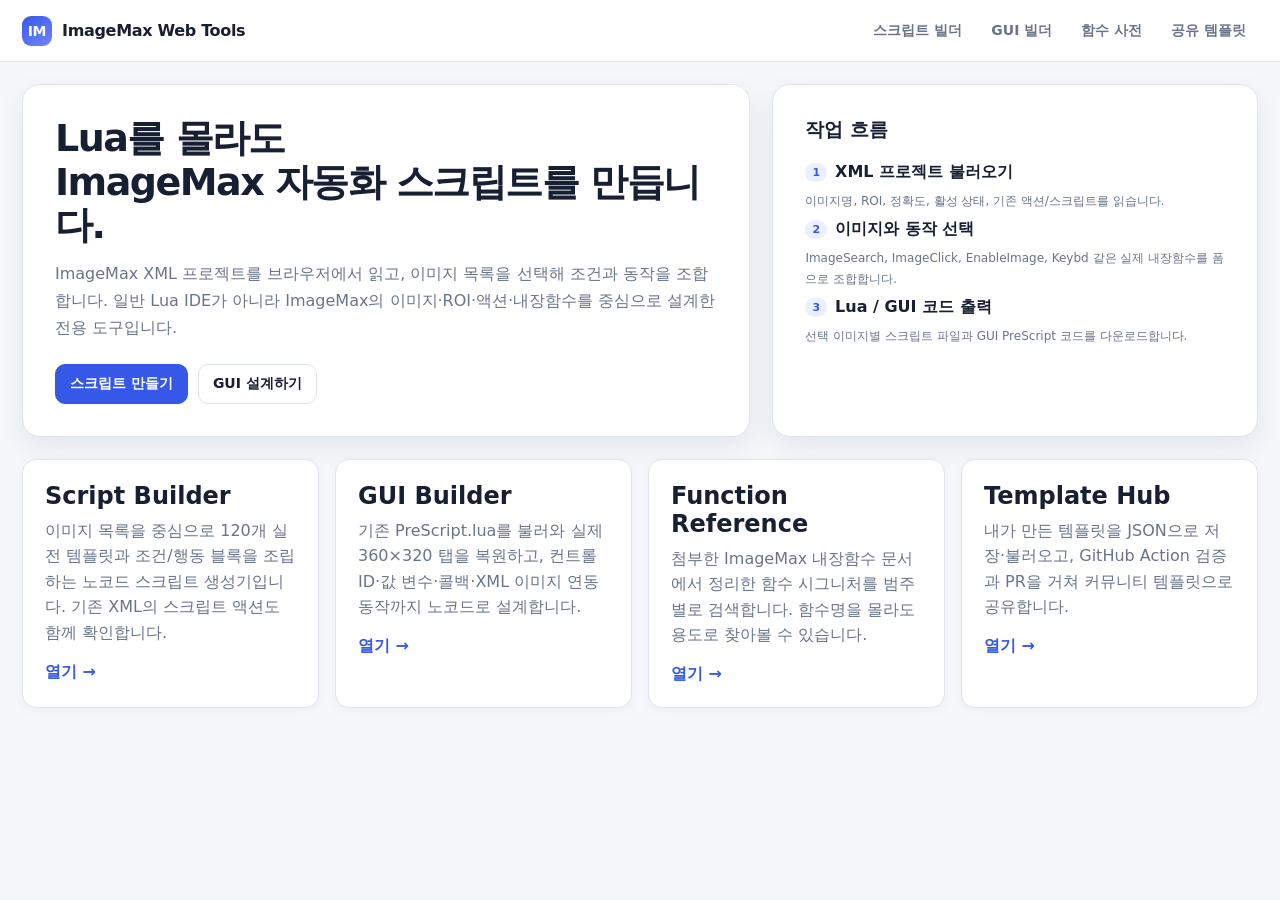
<file: index.html>
<!doctype html><html lang="ko"><head><meta charset="utf-8"><meta name="viewport" content="width=device-width,initial-scale=1"><title>ImageMax Web Tools</title><link rel="stylesheet" href="./assets/app.css"></head><body>
<header class="topbar"><a class="brand" href="./"><span class="brandmark">IM</span>ImageMax Web Tools</a><nav class="nav"><a href="./script/">스크립트 빌더</a><a href="./gui/">GUI 빌더</a><a href="./reference/">함수 사전</a><a href="./templates/">공유 템플릿</a></nav></header>
<main class="shell">
<section class="hero"><div class="hero-main"><h1>Lua를 몰라도<br>ImageMax 자동화 스크립트를 만듭니다.</h1><p>ImageMax XML 프로젝트를 브라우저에서 읽고, 이미지 목록을 선택해 조건과 동작을 조합합니다. 일반 Lua IDE가 아니라 ImageMax의 이미지·ROI·액션·내장함수를 중심으로 설계한 전용 도구입니다.</p><div class="hero-actions"><a class="btn primary" href="./script/">스크립트 만들기</a><a class="btn" href="./gui/">GUI 설계하기</a></div></div><div class="hero-side"><h3 style="margin-top:0">작업 흐름</h3><div class="stack"><div class="row"><span class="badge blue">1</span><b>XML 프로젝트 불러오기</b></div><p class="hint">이미지명, ROI, 정확도, 활성 상태, 기존 액션/스크립트를 읽습니다.</p><div class="row"><span class="badge blue">2</span><b>이미지와 동작 선택</b></div><p class="hint">ImageSearch, ImageClick, EnableImage, Keybd 같은 실제 내장함수를 폼으로 조합합니다.</p><div class="row"><span class="badge blue">3</span><b>Lua / GUI 코드 출력</b></div><p class="hint">선택 이미지별 스크립트 파일과 GUI PreScript 코드를 다운로드합니다.</p></div></div></section>
<section class="cards"><article class="card"><h2>Script Builder</h2><p>이미지 목록을 중심으로 120개 실전 템플릿과 조건/행동 블록을 조립하는 노코드 스크립트 생성기입니다. 기존 XML의 스크립트 액션도 함께 확인합니다.</p><a class="link" href="./script/">열기 →</a></article><article class="card"><h2>GUI Builder</h2><p>기존 PreScript.lua를 불러와 실제 360×320 탭을 복원하고, 컨트롤 ID·값 변수·콜백·XML 이미지 연동 동작까지 노코드로 설계합니다.</p><a class="link" href="./gui/">열기 →</a></article><article class="card"><h2>Function Reference</h2><p>첨부한 ImageMax 내장함수 문서에서 정리한 함수 시그니처를 범주별로 검색합니다. 함수명을 몰라도 용도로 찾아볼 수 있습니다.</p><a class="link" href="./reference/">열기 →</a></article><article class="card"><h2>Template Hub</h2><p>내가 만든 템플릿을 JSON으로 저장·불러오고, GitHub Action 검증과 PR을 거쳐 커뮤니티 템플릿으로 공유합니다.</p><a class="link" href="./templates/">열기 →</a></article></section>
</main><div id="toast" class="toast"></div></body></html>
</file>
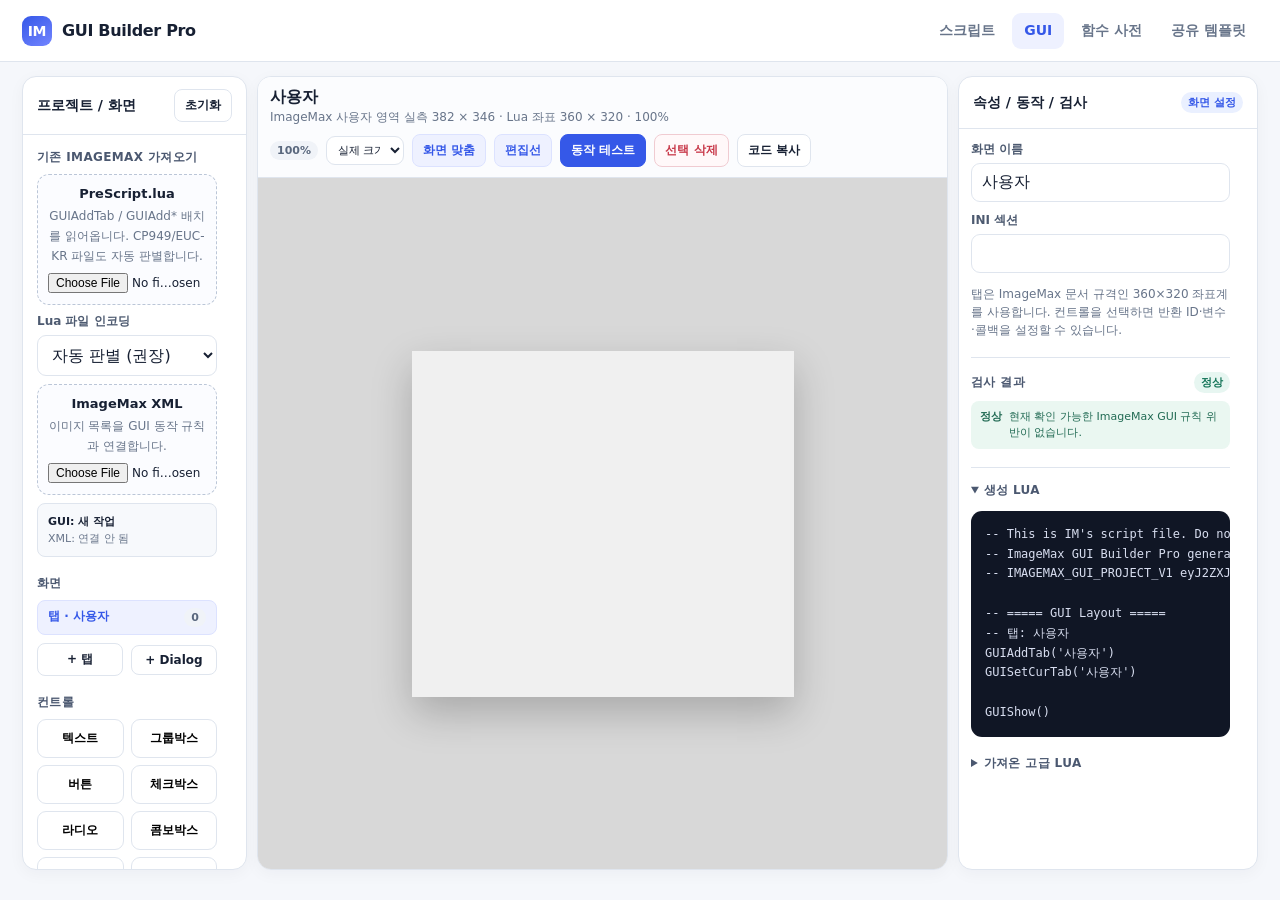
<file: gui/index.html>
<!doctype html>
<html lang="ko">
<head>
  <meta charset="utf-8">
  <meta name="viewport" content="width=device-width,initial-scale=1">
  <title>ImageMax GUI Builder Pro</title>
  <link rel="stylesheet" href="../assets/app.css?v=20260813-r5">
</head>
<body>
<header class="topbar">
  <a class="brand" href="../"><span class="brandmark">IM</span>GUI Builder Pro</a>
  <nav class="nav"><a href="../script/">스크립트</a><a class="active" href="./">GUI</a><a href="../reference/">함수 사전</a><a href="../templates/">공유 템플릿</a></nav>
</header>
<main class="shell" style="padding-top:14px">
  <div class="gui-grid gui-grid-pro">
    <aside class="panel">
      <div class="panel-head"><span class="panel-title">프로젝트 / 화면</span><button id="newGui" class="btn small">초기화</button></div>
      <div class="panel-body">
        <div class="section">
          <div class="section-label">기존 ImageMax 가져오기</div>
          <label class="dropzone compact"><strong>PreScript.lua</strong><span class="hint">GUIAddTab / GUIAdd* 배치를 읽어옵니다. CP949/EUC-KR 파일도 자동 판별합니다.</span><input id="importPreScript" type="file" accept=".lua,text/x-lua,text/plain"></label>
          <div class="field" style="margin:8px 0 0"><label>Lua 파일 인코딩</label><select id="preScriptEncoding" class="select"><option value="auto">자동 판별 (권장)</option><option value="euc-kr">CP949 / EUC-KR</option><option value="utf-8">UTF-8</option></select></div>
          <label class="dropzone compact" style="margin-top:8px"><strong>ImageMax XML</strong><span class="hint">이미지 목록을 GUI 동작 규칙과 연결합니다.</span><input id="importGuiXml" type="file" accept=".xml,text/xml"></label>
          <div id="importSummary" class="import-summary" style="margin-top:8px">새 프로젝트입니다.</div>
        </div>
        <div class="section">
          <div class="section-label">화면</div>
          <div id="viewList" class="stack"></div>
          <div class="row" style="margin-top:8px"><button id="addTab" class="btn small grow">+ 탭</button><button id="addDialog" class="btn small grow">+ Dialog</button></div>
        </div>
        <div class="section">
          <div class="section-label">컨트롤</div>
          <div class="palette">
            <button class="tool" data-type="text">텍스트</button><button class="tool" data-type="group">그룹박스</button>
            <button class="tool" data-type="button">버튼</button><button class="tool" data-type="check">체크박스</button>
            <button class="tool" data-type="radio">라디오</button><button class="tool" data-type="combo">콤보박스</button>
            <button class="tool" data-type="edit">에디트</button><button class="tool dialog-only" data-type="picture">Picture</button>
            <button class="tool dialog-only" data-type="link">Link</button>
          </div>
          <p class="hint">추가 후 캔버스에서 바로 이동합니다. 방향키 1px · Shift+방향키 5px 이동. Picture/Link는 Dialog 전용입니다.</p>
        </div>
        <div class="section">
          <div class="section-label">프로젝트</div>
          <div class="row wrap"><button id="saveGuiProject" class="btn small">프로젝트 저장</button><label class="btn small">프로젝트 열기<input id="loadGuiProject" type="file" accept=".json" hidden></label><button id="downloadGuiLua" class="btn primary small">PreScript.lua 저장</button></div>
        </div>
      </div>
    </aside>

    <section class="panel workspace">
      <div class="workbar">
        <div><b id="canvasTitle">사용자</b><div id="canvasMeta" class="hint">ImageMax GUI 좌표 360 × 320</div></div>
        <div class="row wrap"><span id="zoomBadge" class="badge">100%</span><select id="zoomSelect" class="select zoom-select" title="편집 화면 배율"><option value=".75">75%</option><option value="1" selected>실제 크기 100%</option><option value="1.25">125%</option><option value="1.5">150%</option><option value="2">200%</option></select><button id="fitCanvas" class="btn small soft">화면 맞춤</button><button id="toggleGrid" class="btn small soft">편집선</button><button id="toggleGuiTest" class="btn small primary" type="button">동작 테스트</button><button id="deleteControl" class="btn danger small" disabled>선택 삭제</button><button id="copyGuiLua" class="btn small">코드 복사</button></div>
      </div>
      <div id="canvasWrap" class="canvas-wrap imagemax-preview-wrap">
        <div id="runtimeStage" class="imagemax-stage">
          <div id="runtimeWindow" class="imagemax-window">
            <div class="imagemax-titlebar"><span class="imagemax-title"><i class="imagemax-app-icon"></i>ImageMax 2.67</span><span class="imagemax-window-actions"><i>−</i><i>□</i><i>×</i></span></div>
            <div id="runtimeTabs" class="runtime-tabs"></div>
            <div id="canvas" class="canvas-frame imagemax-runtime"></div>
            <div id="runtimeFooter" class="imagemax-footer" aria-hidden="true">
              <div class="imagemax-footer-row"><span>설정파일</span><span class="native-input">default</span><button>New</button><button>Open</button><button>Save</button><button>Sc</button><button class="arrow-button">↥</button></div>
              <div class="imagemax-footer-row"><button class="run-button">START</button><button>F7</button><button class="run-button">STOP</button><button>F8</button><button class="run-button">PAUSE</button><button>F9</button><button class="arrow-button">↥</button></div>
            </div>
          </div>
        </div>
      </div>
      <aside id="guiTestPanel" class="gui-test-panel" hidden>
        <div class="gui-test-head"><div><b>GUI 동작 테스트 로그</b><span>실제 ImageMax 호출 없이 값·콜백·노코드 규칙을 확인합니다.</span></div><button id="clearGuiTest" class="btn small" type="button">로그 지우기</button></div>
        <div id="guiTestLog" class="gui-test-log" role="log" aria-live="polite"></div>
      </aside>
    </section>

    <aside class="panel inspector-panel">
      <div class="panel-head"><span class="panel-title">속성 / 동작 / 검사</span><span id="selectedBadge" class="badge blue">화면 설정</span></div>
      <div class="panel-body">
        <div id="inspector" class="section"></div>
        <div id="behaviorSection" class="section"></div>
        <div class="divider"></div>
        <div class="section">
          <div class="row" style="justify-content:space-between"><div class="section-label" style="margin:0">검사 결과</div><span id="validationBadge" class="badge ok">정상</span></div>
          <div id="validationList" class="validation-list"></div>
        </div>
        <div class="divider"></div>
        <details class="section" open>
          <summary class="section-label clickable">생성 Lua</summary>
          <pre id="guiLuaPreview" class="code small code-tall"></pre>
        </details>
        <details id="advancedLuaWrap" class="section">
          <summary class="section-label clickable">가져온 고급 Lua</summary>
          <p class="hint">기존 PreScript에서 GUI 생성부 바깥의 함수/초기화 코드를 보존합니다. 이 영역은 자동 변환하지 않습니다.</p>
          <textarea id="advancedLua" class="textarea mono" rows="10"></textarea>
        </details>
      </div>
    </aside>
  </div>
</main>

<div class="modal-backdrop" id="viewModal"><div class="modal">
  <h3 id="viewModalTitle">화면 추가</h3>
  <div class="field"><label>이름</label><input id="viewName" class="input"></div>
  <div class="field"><label>INI 섹션 (선택)</label><input id="viewIni" class="input" placeholder="비워두면 탭 이름 사용"></div>
  <div id="dialogSizeFields" class="row" style="display:none"><div class="field grow"><label>Dialog 너비</label><input id="dialogW" type="number" class="input" value="300"></div><div class="field grow"><label>Dialog 높이</label><input id="dialogH" type="number" class="input" value="200"></div></div>
  <div class="row" style="justify-content:flex-end"><button id="cancelView" class="btn">취소</button><button id="confirmView" class="btn primary">추가</button></div>
</div></div>

<div class="modal-backdrop" id="behaviorModal"><div class="modal">
  <h3>GUI 동작 규칙 추가</h3>
  <div class="field"><label>조건</label><select id="behaviorCondition" class="select"><option value="always">항상 실행</option><option value="eq">현재 변수 == 값</option><option value="ne">현재 변수 != 값</option><option value="gt">현재 변수 &gt; 값</option><option value="ge">현재 변수 &gt;= 값</option><option value="lt">현재 변수 &lt; 값</option><option value="le">현재 변수 &lt;= 값</option></select></div>
  <div id="behaviorCompareField" class="field"><label>비교 값</label><input id="behaviorCompare" class="input" value="1"></div>
  <div class="field"><label>실행</label><select id="behaviorAction" class="select"><option value="imageEnable">ImageMax 이미지 활성/비활성</option><option value="controlEnable">다른 GUI 컨트롤 활성/비활성</option><option value="controlValue">다른 GUI 값 변경</option><option value="controlShow">다른 GUI 컨트롤 표시/숨김</option><option value="print">로그 출력</option><option value="message">MessageBox</option><option value="raw">고급 Lua 한 줄</option></select></div>
  <div id="behaviorDynamic"></div>
  <div class="row" style="justify-content:flex-end"><button id="cancelBehavior" class="btn">취소</button><button id="confirmBehavior" class="btn primary">규칙 추가</button></div>
</div></div>

<div id="toast" class="toast"></div>
<script type="module" src="./gui-builder.js?v=20260813-r5"></script>
</body></html>
</file>
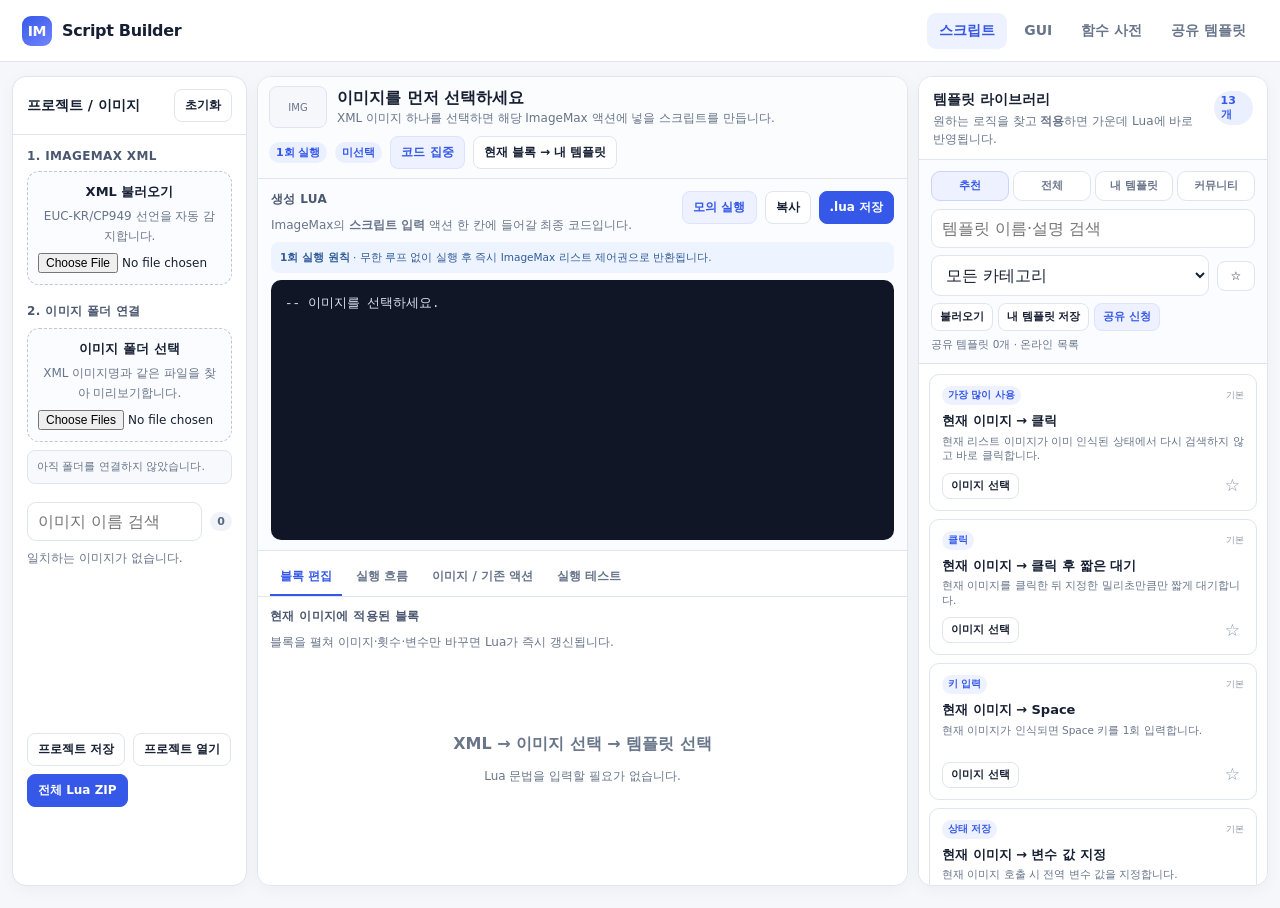
<file: script/index.html>
<!doctype html>
<html lang="ko">
<head>
  <meta charset="utf-8">
  <meta name="viewport" content="width=device-width,initial-scale=1">
  <title>ImageMax Script Builder V6</title>
  <link rel="stylesheet" href="../assets/app.css?v=20260813-r5">
  <script src="../community/index.js?v=20260813-r5"></script>
  <script src="../assets/share-config.js"></script>
</head>
<body>
<header class="topbar">
  <a class="brand" href="../"><span class="brandmark">IM</span>Script Builder</a>
  <nav class="nav"><a class="active" href="./">스크립트</a><a href="../gui/">GUI</a><a href="../reference/">함수 사전</a><a href="../templates/">공유 템플릿</a></nav>
</header>
<main class="shell script-shell-v6">
  <div class="script-grid-v6" id="scriptGrid">
    <aside class="panel project-panel-v6">
      <div class="panel-head"><span class="panel-title">프로젝트 / 이미지</span><button id="newProject" class="btn small">초기화</button></div>
      <div class="panel-body">
        <div class="section">
          <div class="section-label">1. ImageMax XML</div>
          <label class="dropzone compact"><strong>XML 불러오기</strong><span class="hint">EUC-KR/CP949 선언을 자동 감지합니다.</span><input id="xmlFile" type="file" accept=".xml,text/xml"></label>
        </div>
        <div class="section">
          <div class="section-label">2. 이미지 폴더 연결</div>
          <label class="dropzone compact"><strong>이미지 폴더 선택</strong><span class="hint">XML 이미지명과 같은 파일을 찾아 미리보기합니다.</span><input id="imageFolder" type="file" webkitdirectory directory multiple accept="image/*,.bmp"></label>
          <div id="folderStatus" class="folder-status">아직 폴더를 연결하지 않았습니다.</div>
        </div>
        <div class="section image-browser-v6">
          <div class="row"><input id="imageSearch" class="input grow" placeholder="이미지 이름 검색" disabled><span id="imageCount" class="badge">0</span></div>
          <div id="imageList" class="image-list image-list-v6"><div class="hint">XML을 불러오면 이미지 목록이 표시됩니다.</div></div>
        </div>
        <div class="row wrap project-actions-v6"><button id="saveProject" class="btn small">프로젝트 저장</button><label class="btn small">프로젝트 열기<input id="loadProject" type="file" accept=".json" hidden></label><button id="exportAll" class="btn primary small">전체 Lua ZIP</button></div>
      </div>
    </aside>

    <section class="panel script-center-v6">
      <div class="workbar script-workbar-v6">
        <div class="selected-context-v6">
          <div id="previewBox" class="selected-thumb-v6">이미지</div>
          <div class="selected-context-copy"><b id="workspaceTitle">이미지를 먼저 선택하세요</b><div id="workspaceSub" class="hint">이미지를 선택하면 해당 ImageMax 액션에 넣을 1회 실행 Lua가 생성됩니다.</div></div>
        </div>
        <div class="row wrap"><span class="badge blue">1회 실행</span><span id="assignedBadge" class="badge blue">미선택</span><button id="toggleFocus" class="btn small soft" type="button">코드 집중</button><button id="saveAsTemplate" class="btn small" disabled>현재 블록 → 내 템플릿</button></div>
      </div>

      <section class="lua-stage-v6">
        <div class="lua-stage-head">
          <div><div class="section-label">생성 Lua</div><div class="hint">ImageMax의 <b>스크립트 입력</b> 액션 한 칸에 들어갈 최종 코드입니다.</div></div>
          <div class="row"><button id="testLua" class="btn small soft" disabled>모의 실행</button><button id="copyLua" class="btn small" disabled>복사</button><button id="downloadLua" class="btn primary small" disabled>.lua 저장</button></div>
        </div>
        <div class="execution-note execution-note-v6"><b>1회 실행 원칙</b> · 무한 루프 없이 실행 후 즉시 ImageMax 리스트 제어권으로 반환됩니다.</div>
        <pre id="luaPreview" class="code code-main-v6">-- 선택한 이미지의 스크립트가 여기에 생성됩니다.</pre>
      </section>

      <section class="work-editor-v6">
        <div class="work-pane-tabs-v6" role="tablist">
          <button class="active" type="button" data-work-pane="blocks">블록 편집</button>
          <button type="button" data-work-pane="flow">실행 흐름</button>
          <button type="button" data-work-pane="details">이미지 / 기존 액션</button>
          <button type="button" data-work-pane="test">실행 테스트</button>
        </div>
        <div class="work-pane-v6 active" data-work-pane-panel="blocks">
          <div class="pane-head-v6"><div><div class="section-label">현재 이미지에 적용된 블록</div><div class="hint">블록을 펼쳐 이미지·횟수·변수만 바꾸면 Lua가 즉시 갱신됩니다.</div></div></div>
          <div id="ruleList" class="rule-list rule-list-v6"><div class="empty"><div><b>XML → 이미지 → 템플릿</b><p class="hint">오른쪽 템플릿을 선택하면 편집 가능한 블록이 추가됩니다.</p></div></div></div>
        </div>
        <div class="work-pane-v6" data-work-pane-panel="flow">
          <div class="pane-head-v6"><div><div class="section-label">실행 흐름 미리보기</div><div class="hint">Lua를 몰라도 현재 로직이 어떤 순서로 실행되는지 확인합니다.</div></div></div>
          <div id="flowPreview" class="flow-preview-v5 flow-preview-v6"><div class="hint">템플릿을 적용하면 실행 흐름이 표시됩니다.</div></div>
        </div>
        <div class="work-pane-v6" data-work-pane-panel="details">
          <div class="pane-head-v6"><div><div class="section-label">이미지 정보 / 기존 Action List</div><div class="hint">XML의 ROI·정확도·활성 상태와 현재 이미지의 기존 액션을 확인합니다.</div></div></div>
          <div id="imageDetails"><div class="hint">이미지를 선택하면 정보가 표시됩니다.</div></div>
        </div>
        <div class="work-pane-v6 simulation-pane-v6" data-work-pane-panel="test">
          <div class="pane-head-v6"><div><div class="section-label">브라우저 안전 모의 실행</div><div class="hint">실제 마우스·키보드·전송·ImageMax API는 호출하지 않고 조건, 변수, 분기와 실행 예정 명령만 기록합니다.</div></div><div class="row"><button id="resetSimulation" class="btn small" type="button">상태 초기화</button><button id="runSimulation" class="btn primary small" type="button">1회 실행</button></div></div>
          <div class="simulation-controls-v6">
            <div class="field"><label>발견으로 처리할 이미지 (쉼표 구분)</label><input id="simFoundImages" class="input" placeholder="예: 확인.png, 완료.png"></div>
            <div class="field"><label>변수 초기값 (쉼표 구분)</label><input id="simVariables" class="input" placeholder="예: count=2, result_bool=1"></div>
            <div class="field"><label>호출 사이 경과 시간</label><input id="simElapsed" class="input" type="number" min="0" step="0.1" value="1"></div>
          </div>
          <div id="simulationState" class="simulation-state-v6">호출 0회 · 가상 시간 0초</div>
          <div id="simulationLog" class="simulation-log-v6" role="log" aria-live="polite"><div class="simulation-empty">“1회 실행”을 누르면 블록별 조건과 실행 예정 명령이 표시됩니다.</div></div>
        </div>
      </section>
    </section>

    <aside class="panel template-panel-v6" id="templatePanel">
      <div class="template-panel-head-v6">
        <div><span class="panel-title">템플릿 라이브러리</span><div class="hint">원하는 로직을 찾고 <b>적용</b>하면 가운데 Lua에 바로 반영됩니다.</div></div>
        <span id="templateCount" class="badge blue">0개</span>
      </div>
      <div class="template-panel-tools-v6">
        <div class="template-mode-tabs template-mode-tabs-v6" role="tablist"><button class="active" data-template-mode="featured">추천</button><button data-template-mode="all">전체</button><button data-template-mode="mine">내 템플릿</button><button data-template-mode="community">커뮤니티</button></div>
        <input id="recipeSearch" class="input" placeholder="템플릿 이름·설명 검색">
        <div class="row"><select id="recipeCategory" class="select grow"><option value="all">모든 카테고리</option><option value="basic">기본</option><option value="image">이미지 연계</option><option value="state">상태/횟수</option><option value="flow">액션 흐름</option><option value="input">입력/좌표</option><option value="utility">알림/기록</option><option value="data">데이터/환경</option><option value="custom">내 템플릿</option></select><button id="favoriteOnly" class="btn small favorite-toggle-v6" type="button" title="별표한 템플릿만 보기">☆</button></div>
        <div class="template-quick-actions-v6"><button id="importTemplate" class="btn small">불러오기</button><button id="exportTemplates" class="btn small">내 템플릿 저장</button><button id="shareTemplateUpload" class="btn small soft">공유 신청</button><input id="templateFile" type="file" accept=".json,.imxtpl.json,.imxtplpack.json" hidden><input id="shareFile" type="file" accept=".json,.imxtpl.json,.imxtplpack.json" hidden></div>
        <div id="communityStatus" class="template-community-status-v6">공유 목록 확인 중…</div>
      </div>
      <div id="recipeList" class="recipe-list-v6"></div>
    </aside>
  </div>
</main>
<div id="toast" class="toast"></div>

<div id="templateSaveModal" class="modal-backdrop" aria-hidden="true"><div class="modal template-save-modal" role="dialog" aria-modal="true" aria-labelledby="templateSaveTitle">
  <div class="modal-title-row"><div><h3 id="templateSaveTitle">현재 블록을 내 템플릿으로 저장</h3><p class="hint">Lua가 아니라 현재 규칙/행동 블록을 재사용 가능한 템플릿 데이터로 저장합니다.</p></div><button id="templateModalClose" class="btn small" type="button">닫기</button></div>
  <div class="template-modal-grid">
    <div class="field"><label>템플릿 이름</label><input id="templateName" class="input" maxlength="100" placeholder="예: 3회 인식 후 결과 저장"></div>
    <div class="field"><label>카테고리</label><select id="templateCategory" class="select"><option value="custom">내 템플릿</option><option value="basic">기본</option><option value="image">이미지 연계</option><option value="state">상태/횟수</option><option value="flow">액션 흐름</option><option value="input">입력/좌표</option><option value="utility">알림/기록</option><option value="data">데이터/환경</option></select></div>
    <div class="field"><label>작성자/닉네임 (선택)</label><input id="templateAuthor" class="input" maxlength="60" placeholder="공유 시 표시할 이름"></div>
    <div class="field"><label>태그 (선택)</label><input id="templateTag" class="input" maxlength="40" placeholder="예: 리세마라, 결과처리"></div>
    <div class="field span-2"><label>설명</label><textarea id="templateDesc" class="input textarea" maxlength="1000" rows="4" placeholder="언제 사용하는 템플릿인지 짧게 설명하세요."></textarea></div>
  </div>
  <div class="template-modal-summary"><b id="templateRuleSummary">0개 블록</b><span class="hint">저장 후 .imxtpl.json으로 내보내거나 공유 신청할 수 있습니다.</span></div>
  <div class="row end" style="margin-top:16px"><button id="templateModalCancel" class="btn" type="button">취소</button><button id="templateModalSave" class="btn primary" type="button">내 템플릿으로 저장</button></div>
</div></div>
<script type="module" src="./script-builder.js?v=20260813-r5"></script>
</body>
</html>
</file>
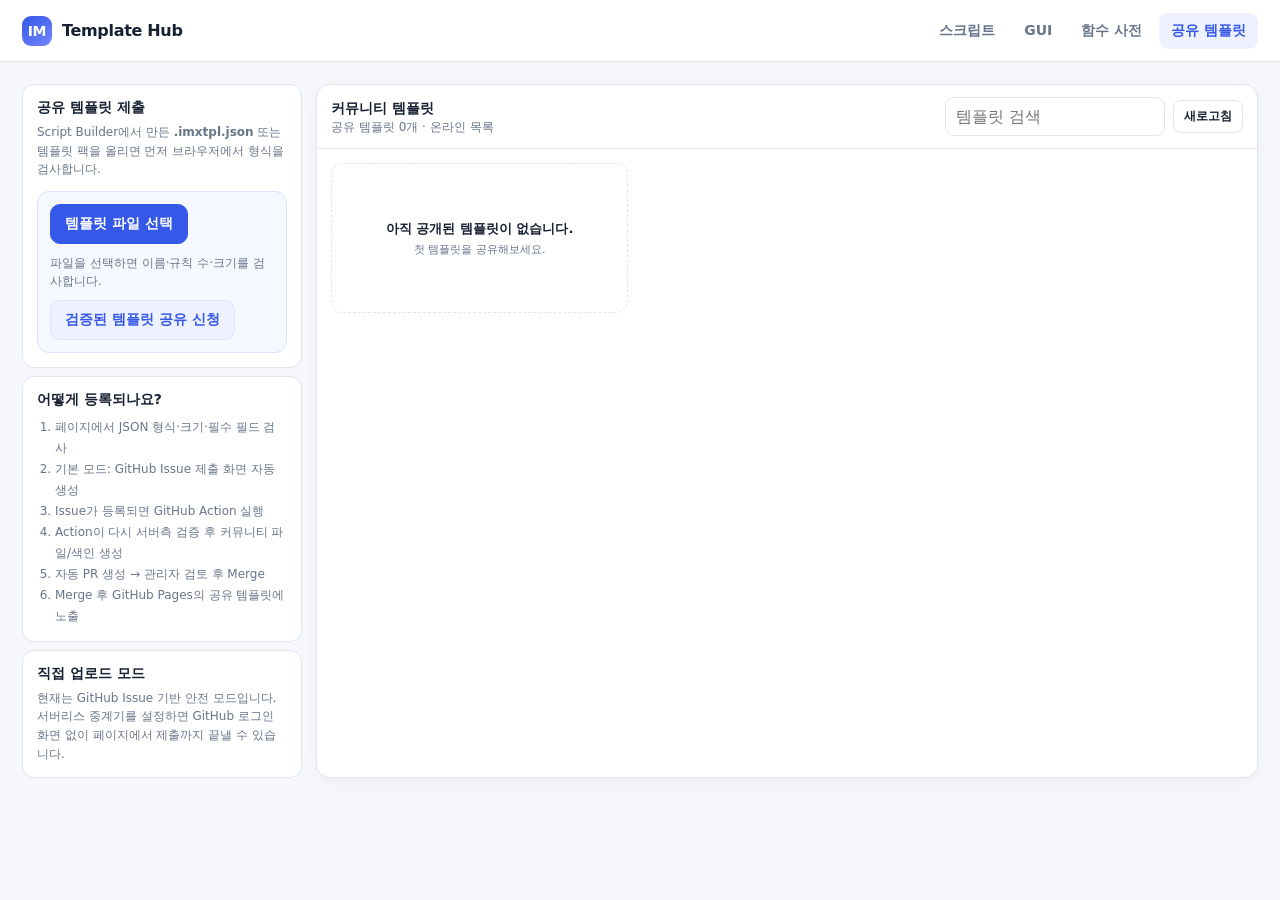
<file: templates/index.html>
<!doctype html><html lang="ko"><head><meta charset="utf-8"><meta name="viewport" content="width=device-width,initial-scale=1"><title>ImageMax 공유 템플릿</title><link rel="stylesheet" href="../assets/app.css?v=20260813-r5"><script src="../community/index.js?v=20260813-r5"></script><script src="../assets/share-config.js"></script></head><body>
<header class="topbar"><a class="brand" href="../"><span class="brandmark">IM</span>Template Hub</a><nav class="nav"><a href="../script/">스크립트</a><a href="../gui/">GUI</a><a href="../reference/">함수 사전</a><a class="active" href="./">공유 템플릿</a></nav></header>
<main class="shell">
  <div class="community-grid">
    <aside class="stack">
      <section class="community-card"><h3>공유 템플릿 제출</h3><p>Script Builder에서 만든 <b>.imxtpl.json</b> 또는 템플릿 팩을 올리면 먼저 브라우저에서 형식을 검사합니다.</p><div class="share-box" style="margin-top:12px"><label class="btn primary" style="display:inline-flex">템플릿 파일 선택<input id="submitFile" type="file" accept=".json,.imxtpl.json,.imxtplpack.json" hidden></label><div id="submitPreview" class="hint" style="margin-top:10px">파일을 선택하면 이름·규칙 수·크기를 검사합니다.</div><button id="submitBtn" class="btn soft" disabled style="margin-top:10px">검증된 템플릿 공유 신청</button></div></section>
      <section class="community-card"><h3>어떻게 등록되나요?</h3><ol class="share-steps"><li>페이지에서 JSON 형식·크기·필수 필드 검사</li><li>기본 모드: GitHub Issue 제출 화면 자동 생성</li><li>Issue가 등록되면 GitHub Action 실행</li><li>Action이 다시 서버측 검증 후 커뮤니티 파일/색인 생성</li><li>자동 PR 생성 → 관리자 검토 후 Merge</li><li>Merge 후 GitHub Pages의 공유 템플릿에 노출</li></ol></section>
      <section class="community-card"><h3>직접 업로드 모드</h3><p id="directModeText">현재는 GitHub Issue 기반 안전 모드입니다. 서버리스 중계기를 설정하면 GitHub 로그인 화면 없이 페이지에서 제출까지 끝낼 수 있습니다.</p></section>
    </aside>
    <section class="panel"><div class="panel-head"><div><span class="panel-title">커뮤니티 템플릿</span><div id="communitySummary" class="hint">목록을 불러오는 중…</div></div><div class="row"><input id="communitySearch" class="input" placeholder="템플릿 검색" style="width:220px"><button id="refreshCommunity" class="btn small">새로고침</button></div></div><div class="panel-body"><div id="communityList" class="community-list"></div></div></section>
  </div>
</main><div id="toast" class="toast"></div><script type="module" src="./community.js?v=20260813-r5"></script></body></html>
</file>
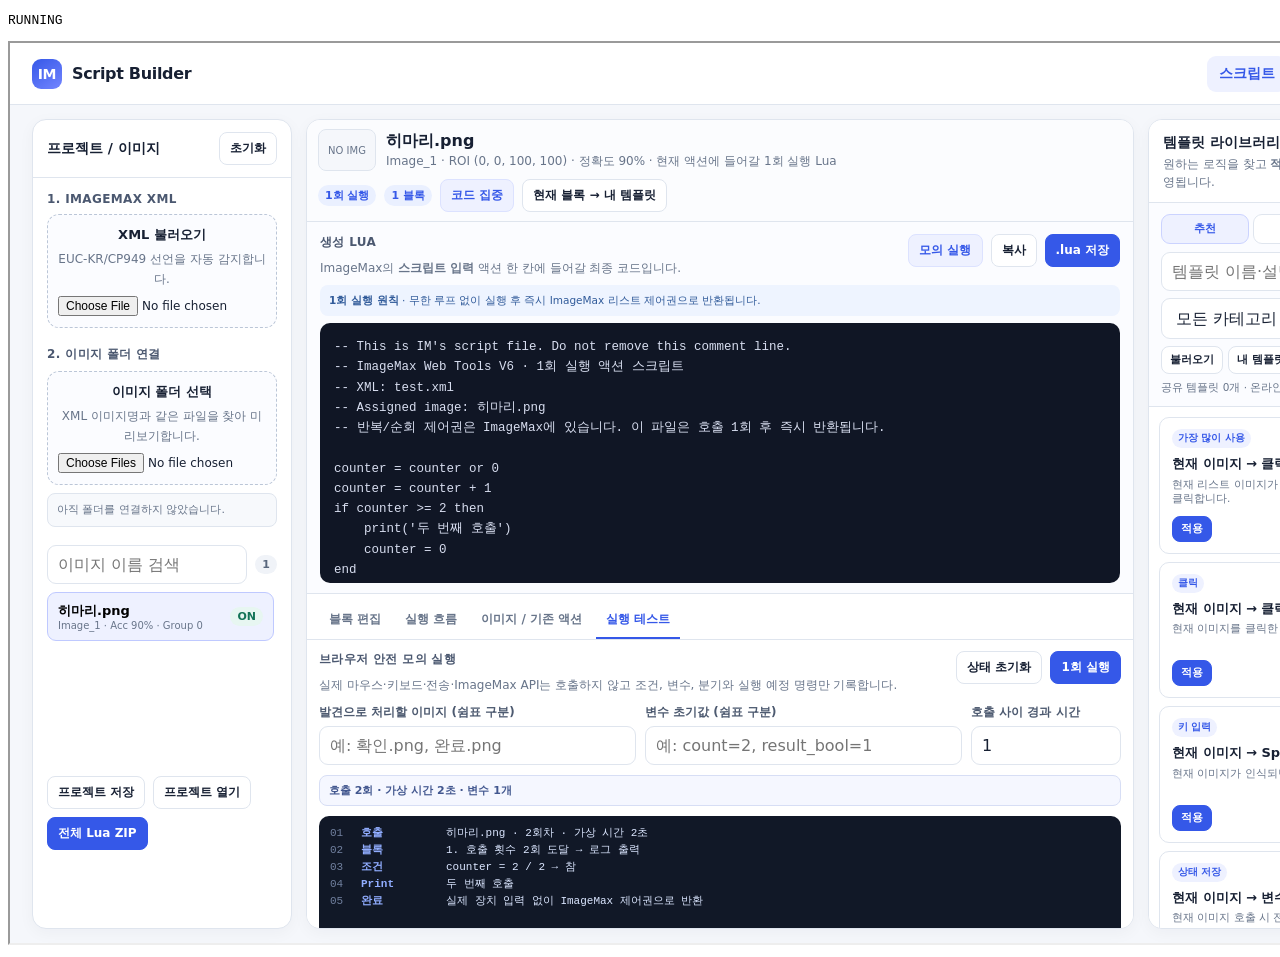
<file: tests/browser-smoke.html>
<!doctype html>
<html lang="ko">
<head><meta charset="utf-8"><title>ImageMax Web Tools Browser Smoke Test</title><link rel="icon" href="data:,"></head>
<body><pre id="result">RUNNING</pre><iframe id="app" style="width:1550px;height:900px"></iframe>
<script type="module">
const output=document.querySelector('#result'),frame=document.querySelector('#app'),checks=[];
const wait=ms=>new Promise(resolve=>setTimeout(resolve,ms));
const assert=(name,condition,detail='')=>checks.push({name,pass:!!condition,detail});
async function load(path){frame.src=path;await new Promise((resolve,reject)=>{const timer=setTimeout(()=>reject(new Error(`${path} load timeout`)),8000);frame.onload=()=>{clearTimeout(timer);resolve()}});await wait(250);return frame.contentDocument}
try{
  localStorage.clear();
  const guiProject={format:'imagemax-web-gui',version:7,tabs:[
    {id:'tab_test',name:'테스트',iniSection:'',controls:[
      {id:'check_test',type:'check',x:0,y:46,w:-1,h:-1,text:'히마리',func:'onHimari',var:'check_Himari',itemVar:'check_Cri1',behaviors:[{id:'beh_true',condition:'eq',compare:'1',action:'print',text:'히마리 선택'},{id:'beh_false',condition:'eq',compare:'0',action:'print',text:'실행되면 안 됨'}]},
      {id:'radio_test_0',type:'radio',x:0,y:73,w:-1,h:-1,text:'첫째',func:'onRadio',var:'radio1',radioGroup:'students',itemVar:'radio_Cri0',behaviors:[]},
      {id:'radio_test_1',type:'radio',x:70,y:73,w:-1,h:-1,text:'둘째',func:'onRadio',var:'',radioGroup:'students',itemVar:'radio_Cri1',behaviors:[]},
      {id:'combo_test',type:'combo',x:220,y:20,w:80,h:-1,text:'',func:'onCombo',var:'combo1',items:['상시','학생선택'],itemVar:'combo_Cri1',behaviors:[]},
      {id:'edit_test',type:'edit',x:130,y:20,w:65,h:-1,text:'센세',func:'onEdit',var:'edit1',itemVar:'edit_Cri1',behaviors:[]},
      {id:'button_test',type:'button',x:220,y:50,w:80,h:23,text:'원격 변경',func:'onButton',itemVar:'button_Cri1',behaviors:[{id:'remote_value',condition:'always',action:'controlValue',targetItemVar:'remote_edit',value:'원격값'},{id:'remote_enable',condition:'always',action:'controlEnable',targetItemVar:'remote_combo',enable:false},{id:'remote_show',condition:'always',action:'controlShow',targetItemVar:'remote_check',show:false},{id:'button_print',condition:'always',action:'print',text:'버튼 실행'}]},
      {id:'button_test_2',type:'button',x:220,y:80,w:80,h:23,text:'독립 동작',func:'onButton',itemVar:'button_Cri2',behaviors:[{id:'button_print_2',condition:'always',action:'print',text:'두 번째 버튼만 실행'}]}
    ]},
    {id:'tab_remote',name:'원격',iniSection:'',controls:[
      {id:'remote_edit_control',type:'edit',x:20,y:20,w:100,h:-1,text:'기본값',func:'',var:'remoteEdit',itemVar:'remote_edit',behaviors:[]},
      {id:'remote_combo_control',type:'combo',x:20,y:50,w:100,h:-1,text:'',func:'',var:'remoteCombo',items:['A','B'],itemVar:'remote_combo',behaviors:[]},
      {id:'remote_check_control',type:'check',x:20,y:80,w:-1,h:-1,text:'표시 대상',func:'',var:'remoteCheck',itemVar:'remote_check',behaviors:[]}
    ]}
  ],dialogs:[],activeType:'tab',activeId:'tab_test',selectedControlId:null,xmlImages:[],xmlMeta:null,imported:{sourceName:'callbacks.lua',preludeCode:'function onButton(item_id)\n    Print(item_id)\nend',postludeCode:'',encoding:'UTF-8',parseWarnings:[]},showGrid:false,scale:1};
  localStorage.setItem('imagemaxGuiProject',JSON.stringify(guiProject));
  const gui=await load('../gui/?qa=r4'),win=gui.querySelector('#runtimeWindow'),canvas=gui.querySelector('#canvas'),control=gui.querySelector('[data-id="check_test"]'),comboControl=gui.querySelector('[data-id="combo_test"]'),editControl=gui.querySelector('[data-id="edit_test"]'),buttonControl=gui.querySelector('[data-id="button_test"]'),title=gui.querySelector('.imagemax-titlebar');
  const wr=win.getBoundingClientRect(),cr=canvas.getBoundingClientRect(),rr=control.getBoundingClientRect();
  assert('GUI user surface size',Math.round(wr.width)===382&&Math.round(wr.height)===346,`${wr.width}x${wr.height}`);
  assert('ImageMax chrome hidden',getComputedStyle(title).display==='none',getComputedStyle(title).display);
  assert('Lua coordinate origin',Math.round(rr.left-cr.left)===10&&Math.round(rr.top-cr.top)===53,`${rr.left-cr.left},${rr.top-cr.top}`);
  assert('No duplicate native decoration',getComputedStyle(control,'::before').content==='none',getComputedStyle(control,'::before').content);
  assert('No duplicate combo arrow',getComputedStyle(comboControl,'::after').content==='none',getComputedStyle(comboControl,'::after').content);
  assert('Exactly one checkbox glyph',control.querySelectorAll('.native-check').length===1,control.innerHTML);
  assert('Exactly one combo arrow',comboControl.querySelectorAll('.combo-arrow').length===1,comboControl.innerHTML);
  assert('Edit mode uses the same native elements',editControl.querySelectorAll('input').length===1&&comboControl.querySelectorAll('select').length===1&&buttonControl.querySelectorAll('button').length===1,'native controls missing');
  const editOffset={x:rr.left-cr.left,y:rr.top-cr.top};gui.querySelector('#toggleGuiTest').click();const testedControl=gui.querySelector('[data-id="check_test"]'),testedRect=testedControl.getBoundingClientRect(),testedCanvas=canvas.getBoundingClientRect(),check=testedControl.querySelector('input'),testPanel=gui.querySelector('#guiTestPanel').getBoundingClientRect();check.click();await wait(50);
  const combo=gui.querySelector('[data-id="combo_test"] select');combo.selectedIndex=2;combo.dispatchEvent(new Event('change',{bubbles:true}));const guiLog=gui.querySelector('#guiTestLog').textContent;
  const edit=gui.querySelector('[data-id="edit_test"] input');edit.value='변경값';edit.dispatchEvent(new Event('change',{bubbles:true}));
  gui.querySelector('[data-id="radio_test_1"] input').click();await wait(30);
  gui.querySelector('[data-id="button_test"] button').click();await wait(30);
  const interactionLog=gui.querySelector('#guiTestLog').textContent;
  assert('Edit and test geometry match',Math.round(testedRect.left-testedCanvas.left)===Math.round(editOffset.x)&&Math.round(testedRect.top-testedCanvas.top)===Math.round(editOffset.y)&&Math.round(testedRect.width)===Math.round(rr.width)&&Math.round(testedRect.height)===Math.round(rr.height),`${editOffset.x},${editOffset.y},${rr.width},${rr.height} -> ${testedRect.left-testedCanvas.left},${testedRect.top-testedCanvas.top},${testedRect.width},${testedRect.height}`);
  assert('Test log does not cover preview',testPanel.top>=canvas.getBoundingClientRect().bottom,`${testPanel.top} >= ${canvas.getBoundingClientRect().bottom}`);
  assert('GUI control interaction',check.checked&&guiLog.includes('check_Himari = 1'),guiLog);
  assert('GUI callback log',guiLog.includes('onHimari(check_Cri1)')&&guiLog.includes('히마리 선택'),guiLog);
  assert('False behavior does not execute',guiLog.includes('check_Himari == 0 → 거짓')&&!guiLog.includes('실행되면 안 됨'),guiLog);
  assert('Combo interaction log',guiLog.includes('combo1 = 1')&&guiLog.includes('onCombo(combo_Cri1)'),guiLog);
  assert('Edit interaction log',interactionLog.includes('edit1 = "변경값"')&&interactionLog.includes('onEdit(edit_Cri1)'),interactionLog);
  assert('Radio group index log',interactionLog.includes('radio1 = 1')&&gui.querySelectorAll('[data-id^="radio_test_"] input:checked').length===1,interactionLog);
  assert('Button callback and rule log',interactionLog.includes('onButton(button_Cri1)')&&interactionLog.includes('버튼 실행'),interactionLog);
  gui.querySelector('[data-runtime-tab="tab_remote"]').click();await wait(30);
  const remoteEdit=gui.querySelector('[data-id="remote_edit_control"] input'),remoteCombo=gui.querySelector('[data-id="remote_combo_control"] select'),remoteCheck=gui.querySelector('[data-id="remote_check_control"]');
  assert('Cross-tab value behavior persists',remoteEdit.value==='원격값',remoteEdit.value);
  assert('Cross-tab enable behavior persists',remoteCombo.disabled===true,String(remoteCombo.disabled));
  assert('Cross-tab show behavior persists',remoteCheck.hidden===true,String(remoteCheck.hidden));
  gui.querySelector('[data-runtime-tab="tab_test"]').click();gui.querySelector('#toggleGuiTest').click();gui.querySelector('#toggleGuiTest').click();await wait(30);
  assert('Test session resets deterministically',!gui.querySelector('[data-id="check_test"] input').checked&&gui.querySelector('[data-id="combo_test"] select').selectedIndex===0&&gui.querySelector('[data-id="edit_test"] input').value==='센세',gui.querySelector('#guiTestLog').textContent);
  gui.querySelector('#toggleGuiTest').click();
  const initialGuiLua=gui.querySelector('#guiLuaPreview').textContent,handler=(lua,name)=>{const start=lua.indexOf(`function ${name}(`),end=lua.indexOf('\nend',start);return start<0||end<0?'':lua.slice(start,end+4)},handler1=handler(initialGuiLua,'onButton__imx_button_Cri1'),handler2=handler(initialGuiLua,'onButton__imx_button_Cri2');
  assert('Shared callbacks get isolated handlers',handler1.includes('onButton(item_id)')&&handler2.includes('onButton(item_id)')&&handler1.includes('버튼 실행')&&!handler1.includes('두 번째 버튼만 실행')&&handler2.includes('두 번째 버튼만 실행')&&!handler2.includes('버튼 실행'),`${handler1}\n---\n${handler2}`);
  const luaInput=gui.querySelector('#importPreScript'),luaTransfer=new frame.contentWindow.DataTransfer();luaTransfer.items.add(new frame.contentWindow.File([initialGuiLua],'GeneratedPreScript.lua',{type:'text/plain'}));luaInput.files=luaTransfer.files;luaInput.dispatchEvent(new Event('change',{bubbles:true}));await wait(250);
  const roundTripGuiLua=gui.querySelector('#guiLuaPreview').textContent;
  assert('GUI Lua roundtrip preserves rules',roundTripGuiLua.includes('IMAGEMAX_GUI_PROJECT_V1')&&handler(roundTripGuiLua,'onButton__imx_button_Cri1').includes('버튼 실행')&&handler(roundTripGuiLua,'onButton__imx_button_Cri2').includes('두 번째 버튼만 실행'),roundTripGuiLua.slice(0,500));
  const selectedButton=gui.querySelector('[data-id="button_test"]');selectedButton.setPointerCapture=()=>{};selectedButton.dispatchEvent(new frame.contentWindow.PointerEvent('pointerdown',{bubbles:true,pointerId:1,clientX:0,clientY:0}));gui.querySelector('#addBehavior').click();gui.querySelector('#behaviorCondition').value='always';gui.querySelector('#behaviorAction').value='print';gui.querySelector('#behaviorAction').dispatchEvent(new Event('change',{bubbles:true}));gui.querySelector('#behaviorText').value='왕복 후 추가 규칙';gui.querySelector('#confirmBehavior').click();
  const extendedGuiLua=gui.querySelector('#guiLuaPreview').textContent,extended1=handler(extendedGuiLua,'onButton__imx_button_Cri1'),extended2=handler(extendedGuiLua,'onButton__imx_button_Cri2'),functionNames=extendedGuiLua.split('\n').filter(line=>line.startsWith('function ')).map(line=>line.slice(9,line.indexOf('(')).trim());
  assert('Rules remain editable after Lua roundtrip',extended1.includes('버튼 실행')&&extended1.includes('왕복 후 추가 규칙')&&!extended2.includes('왕복 후 추가 규칙')&&new Set(functionNames).size===functionNames.length,`${extended1}\n---\n${extended2}`);
  if(location.search.includes('guiOnly')){output.textContent='GUI VISUAL QA';await new Promise(()=>{})}

  localStorage.setItem('imagemaxScriptProject',JSON.stringify({format:'imagemax-web-script',version:6,xmlName:'test.xml',images:[{name:'히마리.png',index:1,accuracy:90,group:0,enabled:true,roi:[0,0,100,100],rect:[0,0,20,20],actions:[]}],selected:'히마리.png',scripts:{'히마리.png':[{kind:'counter',varName:'counter',threshold:2,actions:[{type:'print',params:{text:'두 번째 호출'}}]}]}}));
  const script=await load('../script/?qa=r4');script.querySelector('#testLua').click();await wait(30);script.querySelector('#runSimulation').click();await wait(30);
  const scriptLog=script.querySelector('#simulationLog').textContent;
  assert('Script call state',script.querySelector('#simulationState').textContent.includes('호출 2회'),script.querySelector('#simulationState').textContent);
  assert('Script branch log',scriptLog.includes('counter = 2 / 2')&&scriptLog.includes('두 번째 호출'),scriptLog);
  assert('No real device action',scriptLog.includes('실제 장치 입력 없이'),scriptLog);
  script.querySelector('#saveAsTemplate').click();script.querySelector('#templateName').value='브라우저 QA 템플릿';script.querySelector('#templateDesc').value='저장·내보내기·가져오기·공유 회귀 검사';script.querySelector('#templateModalSave').click();await wait(30);
  let storedTemplates=JSON.parse(localStorage.getItem('imagemaxCustomTemplates')||'[]'),stored=storedTemplates[0];
  assert('Template save flow',stored?.title==='브라우저 QA 템플릿'&&stored.rules.length===1,JSON.stringify(storedTemplates));
  const scriptWindow=frame.contentWindow,downloads=[];scriptWindow.HTMLAnchorElement.prototype.click=function(){downloads.push(this.download)};
  script.querySelector(`[data-export-template="${stored.id}"]`).click();
  assert('Template export flow',downloads.some(name=>name.endsWith('.imxtpl.json')),downloads.join(','));
  script.querySelector(`[data-fav-template="${stored.id}"]`).click();
  assert('Template favorite flow',JSON.parse(localStorage.getItem('imagemaxTemplateFavorites')||'[]').includes(stored.id),localStorage.getItem('imagemaxTemplateFavorites'));
  let shareUrl='';scriptWindow.open=url=>{shareUrl=String(url);return null};script.querySelector(`[data-share-template="${stored.id}"]`).click();await wait(30);
  assert('Template share flow',shareUrl.includes('github.com/ko9ma7/imagemax-web-tools/issues/new')&&decodeURIComponent(shareUrl).includes('IMAGEMAX_TEMPLATE_SUBMISSION'),shareUrl);
  const exportedPack={format:'imagemax-template-pack',version:1,name:stored.title,description:'',author:'',templates:[stored]};scriptWindow.confirm=()=>true;script.querySelector(`[data-delete-template="${stored.id}"]`).click();
  assert('Template delete flow',JSON.parse(localStorage.getItem('imagemaxCustomTemplates')||'[]').length===0,localStorage.getItem('imagemaxCustomTemplates'));
  const input=script.querySelector('#templateFile'),transfer=new scriptWindow.DataTransfer();transfer.items.add(new scriptWindow.File([JSON.stringify(exportedPack)],'qa.imxtpl.json',{type:'application/json'}));input.files=transfer.files;input.dispatchEvent(new Event('change',{bubbles:true}));await wait(80);
  storedTemplates=JSON.parse(localStorage.getItem('imagemaxCustomTemplates')||'[]');
  assert('Template import flow',storedTemplates.some(t=>t.id===stored.id),JSON.stringify(storedTemplates));
  assert('Community index browser flow',!script.querySelector('#communityStatus').textContent.includes('불러오지 못했습니다'),script.querySelector('#communityStatus').textContent);
  const hub=await load('../templates/?qa=r4');
  assert('Template hub loads community index',hub.querySelector('#communitySummary').textContent.includes('공유 템플릿 0개'),hub.querySelector('#communitySummary').textContent);
}catch(error){checks.push({name:'uncaught',pass:false,detail:error.stack||String(error)})}
const result={pass:checks.every(x=>x.pass),checks};output.textContent=JSON.stringify(result,null,2);document.title=result.pass?'PASS: ImageMax Browser Smoke':'FAIL: ImageMax Browser Smoke';
</script></body></html>
</file>
<file: assets/app.css>
:root{
  --bg:#f5f7fb;--panel:#fff;--panel2:#f9fafc;--text:#172033;--muted:#68758a;--line:#dfe5ee;
  --brand:#3558e8;--brand2:#6b7cff;--ok:#148566;--warn:#b56a00;--danger:#c8394a;--code:#101625;
  --shadow:0 10px 28px rgba(24,35,62,.08);--r:14px;--r2:10px;
}
*{box-sizing:border-box} html,body{margin:0;min-height:100%;font-family:Inter,Pretendard,"Noto Sans KR","Malgun Gothic",system-ui,sans-serif;color:var(--text);background:var(--bg)}
button,input,select,textarea{font:inherit} button{cursor:pointer} a{color:inherit;text-decoration:none}
.topbar{height:62px;background:#fff;border-bottom:1px solid var(--line);display:flex;align-items:center;justify-content:space-between;padding:0 22px;position:sticky;top:0;z-index:30}
.brand{display:flex;gap:10px;align-items:center;font-weight:800;letter-spacing:-.02em}.brandmark{width:30px;height:30px;border-radius:9px;background:linear-gradient(145deg,var(--brand),#7385ff);display:grid;place-items:center;color:#fff;font-size:14px}
.nav{display:flex;gap:5px}.nav a{padding:9px 12px;border-radius:9px;color:var(--muted);font-weight:650;font-size:14px}.nav a:hover,.nav a.active{background:#eef1ff;color:var(--brand)}
.shell{max-width:1500px;margin:0 auto;padding:22px}.hero{display:grid;grid-template-columns:1.2fr .8fr;gap:22px;align-items:stretch;margin-bottom:22px}.hero-main,.hero-side{background:#fff;border:1px solid var(--line);border-radius:18px;padding:32px;box-shadow:var(--shadow)}
.hero h1{font-size:38px;line-height:1.15;margin:0 0 12px;letter-spacing:-.04em}.hero p{color:var(--muted);line-height:1.7;margin:0}.hero-actions{display:flex;gap:10px;margin-top:22px;flex-wrap:wrap}
.btn{border:1px solid var(--line);background:#fff;color:var(--text);padding:10px 14px;border-radius:10px;font-weight:700;font-size:14px}.btn:hover{border-color:#b9c4d8;background:#fafbfe}.btn.primary{background:var(--brand);border-color:var(--brand);color:#fff}.btn.primary:hover{background:#2e4dcc}.btn.soft{background:#eef1ff;color:var(--brand);border-color:#dce2ff}.btn.danger{color:var(--danger);border-color:#f0cbd1;background:#fff8f9}.btn.small{padding:7px 10px;font-size:12px;border-radius:8px}.btn.icon{width:36px;height:36px;padding:0;display:grid;place-items:center}
.cards{display:grid;grid-template-columns:repeat(auto-fit,minmax(240px,1fr));gap:16px}.card{background:#fff;border:1px solid var(--line);border-radius:var(--r);padding:22px;box-shadow:0 3px 12px rgba(24,35,62,.04)}.card h2,.card h3{margin:0 0 8px}.card p{color:var(--muted);line-height:1.6;margin:0}.card .link{display:inline-flex;margin-top:16px;color:var(--brand);font-weight:750}
.appgrid{display:grid;grid-template-columns:300px minmax(520px,1fr) 360px;gap:14px;height:calc(100vh - 106px);min-height:660px}.panel{background:#fff;border:1px solid var(--line);border-radius:var(--r);overflow:hidden;min-width:0;box-shadow:0 4px 16px rgba(24,35,62,.04)}.panel-head{min-height:52px;padding:12px 14px;border-bottom:1px solid var(--line);display:flex;align-items:center;justify-content:space-between;gap:10px}.panel-title{font-weight:800;font-size:14px}.panel-body{padding:14px;overflow:auto;height:calc(100% - 52px)}
.section{margin-bottom:18px}.section:last-child{margin-bottom:0}.section-label{font-size:12px;font-weight:800;color:#4b5870;text-transform:uppercase;letter-spacing:.03em;margin:0 0 8px}.hint{font-size:12px;color:var(--muted);line-height:1.5}.field{margin-bottom:10px}.field label{display:block;font-size:12px;font-weight:750;color:#4d5a70;margin-bottom:5px}.input,.select,.textarea{width:100%;border:1px solid var(--line);border-radius:9px;background:#fff;padding:9px 10px;color:var(--text);outline:none}.textarea{min-height:80px;resize:vertical}.input:focus,.select:focus,.textarea:focus{border-color:#97a7f9;box-shadow:0 0 0 3px rgba(53,88,232,.1)}
.row{display:flex;align-items:center;gap:8px}.row.wrap{flex-wrap:wrap}.grow{flex:1}.stack{display:flex;flex-direction:column;gap:8px}.divider{height:1px;background:var(--line);margin:14px 0}.badge{display:inline-flex;align-items:center;gap:5px;padding:3px 7px;border-radius:999px;background:#f0f3f8;color:#59677d;font-size:11px;font-weight:750}.badge.ok{background:#e7f6f1;color:#147458}.badge.blue{background:#eaf0ff;color:#3558e8}.badge.warn{background:#fff2dc;color:#945a00}
.dropzone{border:1.5px dashed #bbc6d7;border-radius:12px;padding:17px;text-align:center;background:#fbfcff}.dropzone strong{display:block;font-size:13px;margin-bottom:4px}.dropzone input[type=file]{max-width:100%;font-size:12px}
.image-list{display:flex;flex-direction:column;gap:5px}.image-item{padding:9px 10px;border-radius:9px;border:1px solid transparent;cursor:pointer;display:grid;grid-template-columns:1fr auto;gap:5px;align-items:center}.image-item:hover{background:#f6f8fb}.image-item.active{border-color:#bfc9ff;background:#eef1ff}.image-name{font-size:13px;font-weight:700;overflow:hidden;text-overflow:ellipsis;white-space:nowrap}.image-meta{font-size:10px;color:var(--muted)}
.workspace{height:100%;display:flex;flex-direction:column}.workbar{border-bottom:1px solid var(--line);padding:10px 12px;display:flex;align-items:center;justify-content:space-between;gap:8px;background:#fbfcfe}.tabs{display:flex;gap:5px;overflow:auto}.tabbtn{border:0;background:transparent;padding:8px 10px;border-radius:8px;color:var(--muted);font-size:13px;font-weight:700;white-space:nowrap}.tabbtn.active{background:#eef1ff;color:var(--brand)}
.rule-list{padding:14px;overflow:auto;flex:1}.empty{display:grid;place-items:center;height:100%;min-height:240px;color:var(--muted);text-align:center;padding:30px}.rule{border:1px solid var(--line);border-radius:12px;background:#fff;margin-bottom:10px;overflow:hidden}.rule-head{padding:10px 12px;background:#f8f9fc;border-bottom:1px solid var(--line);display:flex;justify-content:space-between;align-items:center}.rule-title{font-size:13px;font-weight:800}.rule-body{padding:12px}.rule-grid{display:grid;grid-template-columns:1fr 1fr;gap:9px}.rule-actions{display:flex;gap:6px}
.code{background:var(--code);color:#d8def0;border-radius:11px;padding:14px;font:12px/1.65 "SFMono-Regular",Consolas,monospace;white-space:pre;overflow:auto;min-height:220px;tab-size:2}.code.small{min-height:120px;max-height:220px}.code .kw{color:#82aaff}.code .fn{color:#c3e88d}.code .str{color:#ecc48d}
.kv{display:grid;grid-template-columns:120px 1fr;gap:6px 10px;font-size:12px}.kv dt{color:var(--muted)}.kv dd{margin:0;font-weight:650;word-break:break-word}.existing{border:1px solid var(--line);border-radius:9px;padding:9px;margin-top:6px;background:#fafbfc}.existing .name{font-size:12px;font-weight:800}.existing pre{font-size:11px;white-space:pre-wrap;color:#4f5b70;margin:6px 0 0}
.toast{position:fixed;right:20px;bottom:20px;background:#182238;color:#fff;padding:11px 14px;border-radius:10px;box-shadow:var(--shadow);font-size:13px;z-index:100;opacity:0;pointer-events:none;transform:translateY(10px);transition:.2s}.toast.show{opacity:1;transform:none}
/* GUI */
.gui-grid{display:grid;grid-template-columns:230px minmax(500px,1fr) 330px;gap:14px;height:calc(100vh - 106px);min-height:660px}.palette{display:grid;grid-template-columns:1fr 1fr;gap:7px}.tool{border:1px solid var(--line);border-radius:9px;background:#fff;padding:10px 8px;font-size:12px;font-weight:750;text-align:center}.tool:hover{border-color:#aebaf7;background:#f7f8ff}.canvas-wrap{height:100%;overflow:auto;background:#edf1f6;display:grid;place-items:center;padding:40px}.canvas-frame{position:relative;background:#fff;border:1px solid #bfc8d5;box-shadow:0 16px 40px rgba(31,45,75,.14);width:720px;height:640px;transform-origin:center center;overflow:hidden;background-image:linear-gradient(#f0f2f6 1px,transparent 1px),linear-gradient(90deg,#f0f2f6 1px,transparent 1px);background-size:20px 20px}.ctrl{position:absolute;border:1px solid #aeb7c4;background:#f7f8fa;border-radius:3px;display:flex;align-items:center;padding:0 8px;font-size:12px;user-select:none;cursor:move;min-width:12px;min-height:12px;color:#293449}.ctrl.selected{outline:2px solid #5873ff;outline-offset:1px}.ctrl.button{justify-content:center;background:#f6f6f6;box-shadow:inset 0 1px #fff}.ctrl.text{border-color:transparent;background:transparent}.ctrl.group{background:transparent;border-color:#99a5b5;align-items:flex-start;padding-top:4px}.ctrl.edit{background:#fff}.ctrl.combo{background:#fff}.handle{position:absolute;width:10px;height:10px;background:#5873ff;border:1px solid #fff;right:-6px;bottom:-6px;border-radius:2px;cursor:nwse-resize;display:none}.ctrl.selected .handle{display:block}.ruler{font-size:11px;color:var(--muted)}
.tab-strip{display:flex;gap:4px;align-items:center;overflow:auto}.gui-tab{border:1px solid var(--line);background:#fff;padding:7px 10px;border-radius:8px 8px 0 0;font-size:12px;font-weight:700}.gui-tab.active{background:#eef1ff;color:var(--brand);border-color:#cbd3ff}.modal-backdrop{position:fixed;inset:0;background:rgba(14,20,34,.45);display:none;place-items:center;z-index:80}.modal-backdrop.open{display:grid}.modal{width:min(680px,92vw);max-height:86vh;overflow:auto;background:#fff;border-radius:15px;border:1px solid var(--line);box-shadow:0 26px 70px rgba(0,0,0,.22);padding:20px}.modal h3{margin:0 0 14px}
.ref-grid{display:grid;grid-template-columns:250px 1fr;gap:14px}.ref-list{display:flex;flex-direction:column;gap:7px}.ref-card{border:1px solid var(--line);border-radius:11px;background:#fff;padding:14px}.ref-card h3{font-size:14px;margin:0 0 7px}.sig{font:12px/1.5 Consolas,monospace;background:#f4f6fa;border:1px solid #e4e8ef;padding:8px;border-radius:7px;overflow:auto}.ref-card p{font-size:12px;color:var(--muted);line-height:1.5;margin:8px 0 0}
@media(max-width:1100px){.appgrid,.gui-grid{grid-template-columns:260px 1fr}.appgrid>.panel:last-child,.gui-grid>.panel:last-child{display:none}.cards{grid-template-columns:1fr 1fr}.hero{grid-template-columns:1fr}}
@media(max-width:760px){.topbar{height:auto;padding:10px 12px;align-items:flex-start;gap:8px}.nav{flex-wrap:wrap;justify-content:flex-end}.shell{padding:12px}.hero-main,.hero-side{padding:22px}.hero h1{font-size:30px}.cards{grid-template-columns:1fr}.appgrid,.gui-grid{display:block;height:auto}.appgrid>.panel,.gui-grid>.panel{margin-bottom:12px;height:auto}.panel-body{height:auto;max-height:none}.canvas-wrap{min-height:520px;padding:18px}.canvas-frame{transform:scale(.72);margin:-90px}.ref-grid{grid-template-columns:1fr}.rule-grid{grid-template-columns:1fr}}
/* GUI Builder Pro */
.gui-grid-pro{grid-template-columns:250px minmax(650px,1fr) 380px}.dropzone.compact{display:block;padding:11px 10px}.dropzone.compact input{display:block;margin-top:8px;width:100%}.inspector-panel .panel-body{padding-bottom:40px}.imagemax-preview-wrap{background:#d8d8d8;place-items:center}.imagemax-window{background:#f0f0f0;border:1px solid #8c8c8c;box-shadow:0 16px 38px rgba(0,0,0,.22);padding:0 8px 8px}.imagemax-titlebar{height:28px;margin:0 -8px 0;padding:0 8px;background:#fff;display:flex;align-items:center;justify-content:space-between;font:12px "Malgun Gothic",sans-serif;border-bottom:1px solid #c8c8c8}.runtime-tabs{height:28px;display:flex;align-items:flex-end;gap:1px;padding-top:4px}.runtime-tab{height:24px;border:1px solid #b1b1b1;background:#e8e8e8;padding:2px 10px;font:11px "Malgun Gothic",sans-serif;border-radius:2px 2px 0 0;color:#222}.runtime-tab.active{background:#fff;border-bottom-color:#fff}.canvas-frame.imagemax-runtime{border-color:#a7a7a7;box-shadow:none;background-color:#f7f7f7;background-image:linear-gradient(rgba(80,80,80,.07) 1px,transparent 1px),linear-gradient(90deg,rgba(80,80,80,.07) 1px,transparent 1px);background-size:20px 20px}.canvas-frame.no-grid{background-image:none}.imagemax-runtime .ctrl{font-family:"Malgun Gothic",sans-serif;font-size:12px;color:#111;border-radius:1px}.imagemax-runtime .ctrl.text{padding:0 2px}.imagemax-runtime .ctrl.group{border:1px solid #aaa;background:transparent;padding:0;overflow:visible}.imagemax-runtime .group-title{position:absolute;top:-9px;left:8px;background:#f7f7f7;padding:0 4px;line-height:16px}.imagemax-runtime .ctrl.button{background:linear-gradient(#fff,#e8e8e8);border:1px solid #9f9f9f;justify-content:center;padding:0 6px}.imagemax-runtime .ctrl.check,.imagemax-runtime .ctrl.radio{border-color:transparent;background:transparent;padding:0 2px;gap:4px}.native-check{width:13px;height:13px;border:1px solid #7d7d7d;background:#fff;display:inline-block;flex:0 0 auto}.native-radio{width:13px;height:13px;border:1px solid #7d7d7d;background:#fff;border-radius:50%;display:inline-block;flex:0 0 auto}.imagemax-runtime .ctrl.combo{background:#fff;border:1px solid #9f9f9f;padding:0}.combo-value{padding-left:6px;overflow:hidden;text-overflow:ellipsis;white-space:nowrap;flex:1}.combo-arrow{width:18px;height:100%;display:grid;place-items:center;border-left:1px solid #b5b5b5;font-size:8px;background:#eee}.imagemax-runtime .ctrl.edit{background:#fff;border:1px solid #9f9f9f;padding:0 5px}.edit-value{overflow:hidden;text-overflow:ellipsis;white-space:nowrap}.imagemax-runtime .ctrl.link{border-color:transparent;background:transparent;color:#1359b7;text-decoration:underline}.behavior-row{border:1px solid var(--line);border-radius:9px;padding:9px;display:flex;justify-content:space-between;gap:8px;align-items:flex-start}.behavior-row b{font-size:12px}.validation-list{display:flex;flex-direction:column;gap:6px;margin-top:8px}.validation-item{display:grid;grid-template-columns:auto 1fr;gap:7px;align-items:start;border-radius:8px;padding:8px 9px;font-size:11px}.validation-item span{font-weight:800}.validation-item p{margin:0;line-height:1.45}.validation-item.error{background:#fff0f1;color:#8d2834}.validation-item.warn{background:#fff6e7;color:#875400}.validation-item.info{background:#eef4ff;color:#315b9a}.validation-item.ok{background:#eaf7f1;color:#226b54}.warn-text{color:#9a5d00}.mono{font-family:Consolas,"SFMono-Regular",monospace}.clickable{cursor:pointer}.code-tall{max-height:360px}
@media(max-width:1250px){.gui-grid-pro{grid-template-columns:240px 1fr}.gui-grid-pro>.inspector-panel{display:none}}

/* Script Builder Pro */
.script-shell{max-width:1680px;padding-top:14px}.script-grid-pro{grid-template-columns:300px minmax(720px,1fr) 390px}.project-panel .panel-body,.result-panel .panel-body{padding-bottom:36px}.image-list-tall{max-height:calc(100vh - 500px);overflow:auto}.image-item{width:100%;text-align:left;background:transparent}.image-badges{display:flex;flex-direction:column;gap:3px;align-items:flex-end}.folder-status{margin-top:8px;padding:8px 9px;border-radius:8px;background:#f7f9fc;border:1px solid var(--line);font-size:11px;line-height:1.45;color:var(--muted)}
.script-workspace{overflow:hidden}.script-workbar{min-height:58px}.builder-flow{overflow:auto;flex:1}.recipe-section{padding:14px;border-bottom:1px solid var(--line);background:#fbfcff}.recipe-head,.current-script-head{display:flex;align-items:flex-start;justify-content:space-between;gap:12px}.recipe-filter-row{width:min(430px,48%)}.recipe-filter-row .input{min-width:160px}.recipe-grid{display:grid;grid-template-columns:repeat(3,minmax(0,1fr));gap:9px;margin-top:12px}.recipe-card{border:1px solid var(--line);border-radius:12px;background:#fff;padding:12px;display:flex;flex-direction:column;min-height:148px}.recipe-card:hover{border-color:#bbc7f8;box-shadow:0 4px 14px rgba(53,88,232,.07)}.recipe-card-top{display:flex;justify-content:space-between;gap:8px;align-items:center}.recipe-tag{font-size:10px;font-weight:800;color:var(--brand);background:#eef1ff;border-radius:999px;padding:3px 6px}.recipe-cat{font-size:10px;color:var(--muted)}.recipe-card h3{font-size:13px;margin:9px 0 6px}.recipe-card p{font-size:11px;line-height:1.5;color:var(--muted);margin:0 0 11px;flex:1}.recipe-card .btn{align-self:flex-start}.current-script-section{padding:14px}.compact-rule-list{padding:12px 0 0;overflow:visible}.compact-rule-list .empty{min-height:180px}.rule{border-radius:11px}.rule>summary{list-style:none;cursor:pointer}.rule>summary::-webkit-details-marker{display:none}.rule-head>div:first-child{display:flex;flex-direction:column;gap:3px}.rule-desc{font-size:10px;font-weight:500;color:var(--muted);max-width:580px}.rule[open]>.rule-head{background:#f5f7ff;border-bottom:1px solid var(--line)}.branch{margin-top:12px;padding:10px;border:1px solid var(--line);border-radius:9px;background:#fbfcfe}.branch.optional{background:#fff}.branch-head{display:flex;align-items:center;justify-content:space-between;gap:8px;font-size:12px}.action-list{display:flex;flex-direction:column;gap:7px;margin-top:8px}.action-card{border:1px solid var(--line);border-radius:8px;padding:8px;background:#fff}.action-fields{margin-top:8px}.multi-images{min-height:150px}.image-preview-box{height:190px;border:1px solid var(--line);border-radius:12px;background:#f8fafc;display:grid;place-items:center;overflow:hidden;position:relative;text-align:center;color:var(--muted);font-size:12px}.image-preview-box>img{width:100%;height:100%;object-fit:contain;background:#fff}.preview-caption{position:absolute;left:0;right:0;bottom:0;padding:7px 9px;background:rgba(16,22,37,.82);color:#fff;display:flex;flex-direction:column;text-align:left}.preview-caption span{font-size:9px;opacity:.8;white-space:nowrap;overflow:hidden;text-overflow:ellipsis}.preview-placeholder{padding:18px;display:flex;flex-direction:column;gap:5px}.preview-placeholder b{color:var(--text);font-size:13px}.preview-placeholder small{font-size:10px}.compact-details{border:1px solid var(--line);border-radius:10px;padding:9px 10px;background:#fbfcfe}.compact-details>summary{font-size:12px;font-weight:800;cursor:pointer}.compact-kv{grid-template-columns:72px 1fr}.existing>summary{cursor:pointer;font-size:11px}.execution-note{margin-top:9px;padding:8px 9px;border-radius:8px;background:#eef4ff;color:#315b9a;font-size:10.5px;line-height:1.45}.code-result{max-height:300px}.current-script-head{margin-top:2px}
@media(max-width:1400px){.script-grid-pro{grid-template-columns:280px minmax(650px,1fr)}.script-grid-pro>.result-panel{display:none}.recipe-grid{grid-template-columns:repeat(2,minmax(0,1fr))}}
@media(max-width:900px){.recipe-head,.current-script-head{display:block}.recipe-filter-row{width:100%;margin-top:10px}.recipe-grid{grid-template-columns:1fr}.script-grid-pro{display:block;height:auto}.script-grid-pro>.panel{margin-bottom:12px}.script-grid-pro>.result-panel{display:block}.image-list-tall{max-height:360px}}

/* GUI import / usability */
.import-summary{padding:9px 10px;border:1px solid var(--line);background:#f7f9fc;border-radius:8px;font-size:11px;line-height:1.55;color:var(--muted)}.import-summary b{color:var(--text)}.zoom-select{width:78px;padding:6px 7px;font-size:11px}.gui-grid-pro .canvas-wrap{padding:24px}.gui-grid-pro .rule-grid{gap:8px}.gui-grid-pro .panel-body{scrollbar-gutter:stable}.gui-grid-pro .validation-list{max-height:230px;overflow:auto}
.runtime-tab.system-tab{color:#555;opacity:1;cursor:default;background:#e8e8e8}

/* V4 — visual-first Script Builder */
.script-grid-v4{grid-template-columns:280px minmax(0,1fr);gap:14px;height:calc(100vh - 96px);min-height:720px}.script-workspace-v4{display:flex;flex-direction:column;min-width:0;overflow:hidden}.script-top-zone{display:grid;grid-template-columns:minmax(460px,1.15fr) minmax(360px,.85fr);min-height:0;height:46%;border-bottom:1px solid var(--line)}.recipe-section-v4,.current-script-section-v4{padding:13px;min-height:0;overflow:auto}.recipe-section-v4{border-right:1px solid var(--line);background:#fbfcff}.recipe-head-v4,.dock-head{display:flex;align-items:flex-start;justify-content:space-between;gap:10px}.recipe-toolbar-v4{display:grid;grid-template-columns:1fr 126px;gap:8px;margin:10px 0}.recipe-grid-v4{display:grid;grid-template-columns:repeat(2,minmax(0,1fr));gap:8px}.recipe-grid-v4 .recipe-card{min-height:98px;padding:10px}.recipe-grid-v4 .recipe-card h3{margin:6px 0 4px;font-size:12px}.recipe-grid-v4 .recipe-card p{font-size:10.5px;line-height:1.4;margin-bottom:7px;display:-webkit-box;-webkit-line-clamp:2;-webkit-box-orient:vertical;overflow:hidden}.recipe-grid-v4 .recipe-card .btn{padding:5px 8px;font-size:11px}.current-script-section-v4 .compact-rule-list{max-height:none;overflow:visible}.script-bottom-zone{display:grid;grid-template-columns:minmax(0,1fr) 310px;gap:0;flex:1;min-height:0}.code-dock-v4,.context-dock-v4{padding:13px;min-height:0;overflow:auto}.context-dock-v4{border-left:1px solid var(--line);background:#fbfcfe}.code-main-v4{margin-top:10px;height:calc(100% - 82px);min-height:240px;max-height:none;white-space:pre;overflow:auto;font-size:12px;line-height:1.55}.compact-preview{height:110px;margin:8px 0}.script-top-zone .rule{margin-bottom:8px}.script-top-zone .rule-desc{max-width:420px}.script-workbar{flex:0 0 auto}
@media(max-width:1180px){.script-top-zone{grid-template-columns:1fr}.recipe-section-v4{border-right:0;border-bottom:1px solid var(--line)}.script-bottom-zone{grid-template-columns:1fr}.context-dock-v4{display:none}.script-grid-v4{grid-template-columns:250px minmax(0,1fr)}}
/* V4 — GUI editing */
.gui-grid-pro{grid-template-columns:240px minmax(620px,1fr) 340px}.imagemax-preview-wrap{overflow:auto;display:block;padding:22px}.imagemax-window{width:max-content;margin:auto}.imagemax-runtime .ctrl{white-space:nowrap;overflow:visible}.imagemax-runtime .ctrl.text,.imagemax-runtime .ctrl.check,.imagemax-runtime .ctrl.radio{min-width:max-content}.imagemax-runtime .ctrl.selected{outline:2px solid #4664ef;outline-offset:1px;box-shadow:0 0 0 3px rgba(70,100,239,.12)}.imagemax-runtime .ctrl.selected .handle{opacity:1}.canvas-frame{position:relative}.canvas-wrap{scrollbar-gutter:stable both-edges}.workbar{flex-wrap:wrap}.palette .tool{min-height:38px}.inspector-panel .panel-body{padding:12px}.gui-grid-pro .code-tall{max-height:260px}
/* V4 — Function reference */
.ref-card-v4{display:flex;flex-direction:column;gap:8px}.sig-row,.example-row{display:flex;gap:8px;align-items:flex-start}.sig-row .sig{margin:0;min-width:0}.example-row .code{margin:0;flex:1;max-height:180px}.ref-card-v4 p{margin:0}.ref-grid{grid-template-columns:230px minmax(0,1fr)}

/* V5 — Template library + builder + community */
.script-grid-v5{grid-template-columns:280px minmax(0,1fr);gap:14px;height:calc(100vh - 96px);min-height:760px}.script-workspace-v5{display:flex;flex-direction:column;min-width:0;overflow:hidden}.script-main-v5{display:grid;grid-template-columns:minmax(520px,1.08fr) minmax(380px,.92fr);height:54%;min-height:0;border-bottom:1px solid var(--line)}.template-library-v5,.builder-column-v5{min-height:0;overflow:auto;padding:13px}.template-library-v5{border-right:1px solid var(--line);background:#fbfcff}.template-library-head,.template-tools-row,.template-card-actions{display:flex;align-items:center;gap:8px}.template-library-head{justify-content:space-between}.template-mode-tabs{display:flex;gap:6px;margin:10px 0 8px;overflow:auto}.template-mode-tabs button{border:1px solid var(--line);background:#fff;border-radius:9px;padding:7px 11px;font-size:11px;font-weight:800;white-space:nowrap;color:var(--muted)}.template-mode-tabs button.active{background:#eef1ff;color:var(--brand);border-color:#cbd3ff}.template-toolbar-v5{display:grid;grid-template-columns:minmax(0,1fr) 150px;gap:8px}.template-tools-row{margin-top:8px;flex-wrap:wrap}.template-tools-row .hint{margin-left:auto}.recipe-grid-v5{display:grid;grid-template-columns:repeat(2,minmax(0,1fr));gap:8px;margin-top:10px}.compact-recipe{min-height:120px;padding:10px}.compact-recipe h3{font-size:12px;margin:6px 0 4px}.compact-recipe p{font-size:10.5px;line-height:1.4;display:-webkit-box;-webkit-line-clamp:2;-webkit-box-orient:vertical;overflow:hidden;margin-bottom:8px}.template-card-actions{flex-wrap:wrap}.template-card-actions .btn{padding:5px 7px}.template-empty{min-height:150px;border:1px dashed var(--line);border-radius:12px;display:grid;place-content:center;text-align:center;gap:4px;color:var(--muted);padding:20px}.template-empty b{color:var(--text);font-size:13px}.template-empty span{font-size:11px}.builder-column-v5{display:flex;flex-direction:column;gap:10px;background:#fff}.builder-card-v5{border:1px solid var(--line);border-radius:12px;background:#fff;padding:11px}.builder-column-v5 .compact-rule-list{max-height:calc(100vh - 510px);min-height:150px;overflow:auto;padding-right:4px}.flow-card-v5{flex:0 0 auto}.flow-preview-v5 ol{list-style:none;padding:0;margin:0;display:flex;flex-direction:column;gap:6px}.flow-preview-v5 li{display:flex;gap:8px;align-items:flex-start;padding:7px 8px;border-radius:8px;background:#f7f9fc;border:1px solid #edf0f5}.flow-num{width:20px;height:20px;border-radius:50%;display:grid;place-items:center;background:#eef1ff;color:var(--brand);font-size:10px;font-weight:900;flex:0 0 auto}.flow-preview-v5 li b{display:block;font-size:11px;line-height:1.35}.flow-preview-v5 li small{display:block;color:var(--muted);font-size:9.5px;margin-top:2px}.script-bottom-zone-v5{display:grid;grid-template-columns:minmax(0,1fr) 300px;flex:1;min-height:0}.code-dock-v5,.context-dock-v5{padding:13px;min-height:0;overflow:auto}.context-dock-v5{border-left:1px solid var(--line);background:#fbfcfe}.code-main-v5{margin-top:9px;height:calc(100% - 80px);min-height:230px;max-height:none;font-size:12px;line-height:1.55}.community-grid{display:grid;grid-template-columns:280px minmax(0,1fr);gap:14px}.community-card{border:1px solid var(--line);background:#fff;border-radius:12px;padding:14px}.community-card h3{margin:0 0 6px;font-size:14px}.community-card p{margin:0;color:var(--muted);font-size:12px;line-height:1.55}.community-list{display:grid;grid-template-columns:repeat(3,minmax(0,1fr));gap:10px}.share-box{padding:12px;border:1px solid #d9e2ff;background:#f6f8ff;border-radius:12px}.share-steps{margin:8px 0 0;padding-left:18px;color:var(--muted);font-size:12px;line-height:1.75}
@media(max-width:1200px){.script-main-v5{grid-template-columns:1fr}.builder-column-v5{display:none}.script-bottom-zone-v5{grid-template-columns:1fr}.context-dock-v5{display:none}.community-list{grid-template-columns:repeat(2,minmax(0,1fr))}}
@media(max-width:820px){.script-grid-v5{display:block;height:auto}.script-grid-v5>.panel{margin-bottom:12px}.script-main-v5{height:auto}.template-library-v5{border-right:0}.builder-column-v5{display:flex}.recipe-grid-v5{grid-template-columns:1fr}.script-bottom-zone-v5{display:block}.context-dock-v5{display:block;border-left:0;border-top:1px solid var(--line)}.community-grid{grid-template-columns:1fr}.community-list{grid-template-columns:1fr}.template-toolbar-v5{grid-template-columns:1fr}.template-tools-row .hint{margin-left:0;width:100%}}
/* V5 template library usability */
.template-card-actions{display:flex;gap:6px;flex-wrap:wrap;align-items:center}.template-star{margin-left:auto;border:0;background:transparent;font-size:18px;line-height:1;cursor:pointer;color:#8993a8;padding:3px 4px}.template-star.active{color:#e0a000}.template-toolbar-v5 #favoriteOnly.active{background:#fff7d8;border-color:#e5c75c;color:#785b00}.modal-title-row{display:flex;align-items:flex-start;justify-content:space-between;gap:16px}.modal-title-row h3{margin:0 0 6px}.template-modal-grid{display:grid;grid-template-columns:1fr 1fr;gap:14px;margin-top:18px}.template-modal-grid .span-2{grid-column:1/-1}.textarea{resize:vertical;min-height:96px;font-family:inherit}.template-modal-summary{margin-top:14px;padding:12px 14px;border:1px solid var(--line);border-radius:10px;background:#f7f9fd;display:flex;align-items:center;justify-content:space-between;gap:14px}.row.end{justify-content:flex-end}@media(max-width:720px){.template-modal-grid{grid-template-columns:1fr}.template-modal-grid .span-2{grid-column:auto}}

/* V6 — Script-first workspace + faithful ImageMax GUI runtime */
.script-shell-v6{max-width:1680px;padding-top:14px}
.script-grid-v6{display:grid;grid-template-columns:260px minmax(520px,1fr) 350px;gap:14px;height:calc(100vh - 90px);min-height:720px}
.script-grid-v6>.panel{height:100%;min-height:0}
.project-panel-v6 .panel-body{display:flex;flex-direction:column;min-height:0}
.project-panel-v6 .section{flex:0 0 auto}
.image-browser-v6{display:flex;flex-direction:column;min-height:0;flex:1;margin-bottom:10px}
.image-list-v6{overflow:auto;min-height:170px;flex:1;margin-top:8px;padding-right:3px}
.project-actions-v6{padding-top:4px}

.script-center-v6{display:flex;flex-direction:column;min-width:0;overflow:hidden;background:#fff}
.script-workbar-v6{flex:0 0 auto;padding:9px 11px}
.selected-context-v6{display:flex;align-items:center;gap:10px;min-width:0}
.selected-context-copy{min-width:0}.selected-context-copy>b{display:block;white-space:nowrap;overflow:hidden;text-overflow:ellipsis}
.selected-thumb-v6{width:58px;height:42px;flex:0 0 auto;border:1px solid var(--line);border-radius:8px;background:#f5f7fb;display:grid;place-items:center;overflow:hidden;color:var(--muted);font-size:10px}
.selected-thumb-v6 img{width:100%;height:100%;object-fit:cover;display:block}

.lua-stage-v6{flex:1 1 48%;min-height:250px;display:flex;flex-direction:column;padding:12px 13px 10px;border-bottom:1px solid var(--line);background:#fbfcff}
.lua-stage-head{display:flex;align-items:flex-start;justify-content:space-between;gap:12px;flex:0 0 auto}
.execution-note-v6{flex:0 0 auto;margin:8px 0 7px}
.code-main-v6{margin:0;flex:1;min-height:180px;max-height:none;font-size:12.5px;line-height:1.62;border-radius:10px}

.work-editor-v6{flex:1 1 52%;min-height:260px;display:flex;flex-direction:column;overflow:hidden;background:#fff}
.work-pane-tabs-v6{display:flex;gap:4px;padding:9px 12px 0;border-bottom:1px solid var(--line);background:#fff;flex:0 0 auto}
.work-pane-tabs-v6 button{border:0;border-bottom:2px solid transparent;background:transparent;color:var(--muted);padding:8px 10px 9px;font-size:12px;font-weight:800}
.work-pane-tabs-v6 button.active{color:var(--brand);border-bottom-color:var(--brand)}
.work-pane-v6{display:none;min-height:0;flex:1;overflow:auto;padding:11px 12px}.work-pane-v6.active{display:flex;flex-direction:column}
.pane-head-v6{display:flex;justify-content:space-between;gap:10px;align-items:flex-start;flex:0 0 auto}
.rule-list-v6{padding:0;margin-top:7px;min-height:0;overflow:auto;flex:1}
.rule-list-v6 .empty{min-height:150px}
.flow-preview-v6{padding-top:4px;overflow:auto}
.work-pane-v6 #imageDetails{padding-top:4px}

.template-panel-v6{display:flex;flex-direction:column;min-height:0;overflow:hidden}
.template-panel-head-v6{display:flex;justify-content:space-between;align-items:flex-start;gap:10px;padding:13px 13px 10px;border-bottom:1px solid var(--line);background:#fff;flex:0 0 auto}
.template-panel-head-v6 .panel-title{display:block;margin-bottom:3px}
.template-panel-tools-v6{padding:10px 11px;border-bottom:1px solid var(--line);background:#fbfcff;flex:0 0 auto}
.template-mode-tabs-v6{margin:0 0 8px;display:grid;grid-template-columns:repeat(4,1fr);gap:4px;overflow:visible}
.template-mode-tabs-v6 button{padding:7px 4px;font-size:10.5px;text-align:center}
.template-panel-tools-v6>.input{margin-bottom:7px}
.favorite-toggle-v6{width:38px;flex:0 0 auto;font-size:16px;padding:6px}
.template-quick-actions-v6{display:flex;gap:5px;flex-wrap:wrap;margin-top:7px}.template-quick-actions-v6 .btn{padding:6px 8px;font-size:10.5px}
.template-community-status-v6{margin-top:7px;color:var(--muted);font-size:10.5px}
.recipe-list-v6{overflow:auto;min-height:0;flex:1;padding:10px;display:flex;flex-direction:column;gap:7px;background:#fff}
.recipe-list-v6 .recipe-card{padding:10px 11px;border:1px solid var(--line);border-radius:10px;background:#fff;min-height:0;box-shadow:none;transition:border-color .12s,box-shadow .12s,transform .12s}
.recipe-list-v6 .recipe-card:hover{border-color:#bcc7f5;box-shadow:0 4px 12px rgba(53,88,232,.08);transform:translateY(-1px)}
.recipe-list-v6 .recipe-card-top{display:flex;justify-content:space-between;gap:6px;align-items:center}
.recipe-list-v6 .recipe-tag{font-size:9.5px;padding:3px 6px;border-radius:999px;background:#eef1ff;color:var(--brand);font-weight:800}
.recipe-list-v6 .recipe-cat{font-size:9px;color:#8a96a8}
.recipe-list-v6 .recipe-card h3{font-size:12.5px;margin:6px 0 3px;line-height:1.35}
.recipe-list-v6 .recipe-card p{font-size:10.5px;line-height:1.42;margin:0 0 8px;color:var(--muted);display:-webkit-box;-webkit-line-clamp:2;-webkit-box-orient:vertical;overflow:hidden}
.recipe-list-v6 .template-card-actions{gap:5px}.recipe-list-v6 .template-card-actions .btn{padding:5px 8px;font-size:10.5px}.recipe-list-v6 .template-star{font-size:17px}
.recipe-list-v6 .template-empty{min-height:160px}

.script-grid-v6.code-focus{grid-template-columns:minmax(720px,1fr)}
.script-grid-v6.code-focus>.project-panel-v6,.script-grid-v6.code-focus>.template-panel-v6{display:none}
.script-grid-v6.code-focus .lua-stage-v6{flex-basis:62%}.script-grid-v6.code-focus .work-editor-v6{flex-basis:38%}

@media(max-width:1320px){
  .script-grid-v6{grid-template-columns:235px minmax(470px,1fr) 315px;gap:10px}.shell.script-shell-v6{padding-left:12px;padding-right:12px}.template-panel-tools-v6{padding:9px}.recipe-list-v6{padding:8px}
  .gui-grid-pro{grid-template-columns:225px minmax(560px,1fr) 300px;gap:10px}
}
@media(max-width:1080px){
  .script-grid-v6{grid-template-columns:230px minmax(0,1fr)}.template-panel-v6{position:fixed;right:12px;top:76px;bottom:12px;width:min(360px,calc(100vw - 24px));z-index:45;box-shadow:0 18px 50px rgba(22,32,55,.22);display:none}.script-grid-v6.library-open .template-panel-v6{display:flex}
  .script-grid-v6.code-focus{grid-template-columns:minmax(0,1fr)}
}
@media(max-width:760px){
  .script-grid-v6{display:block;height:auto}.script-grid-v6>.panel{height:auto;margin-bottom:12px}.project-panel-v6 .panel-body{display:block}.image-list-v6{max-height:360px}.script-center-v6{min-height:850px}.lua-stage-v6{min-height:360px}.work-editor-v6{min-height:380px}.template-panel-v6{position:static;width:auto;display:flex!important;min-height:620px}
}
.imagemax-runtime .ctrl.text,.imagemax-runtime .ctrl.check,.imagemax-runtime .ctrl.radio{min-width:0}

.imagemax-stage{position:relative;flex:0 0 auto}
.imagemax-stage .imagemax-window{position:absolute;left:0;top:0;margin:0;transform-origin:top left}
.imagemax-window.main-preview{box-sizing:border-box;width:var(--im-window-width,382px);height:var(--im-window-height,346px);padding:0;background:#f0f0f0;border:0;overflow:hidden;box-shadow:0 16px 38px rgba(0,0,0,.22)}
.main-preview .imagemax-titlebar{display:none}
.imagemax-title,.imagemax-window-actions{display:flex;align-items:center}.imagemax-title{gap:6px}.imagemax-app-icon{width:12px;height:12px;display:inline-block;background:linear-gradient(135deg,#f2c500 0 48%,#1688b8 50%);border:1px solid #87939b;transform:rotate(45deg);flex:0 0 auto}
.imagemax-window-actions{height:100%;margin-right:-8px}.imagemax-window-actions i{width:46px;height:100%;display:grid;place-items:center;font:16px Arial,sans-serif;font-style:normal;color:#111}.imagemax-window-actions i:last-child{width:45px}
.main-preview .runtime-tabs{display:none}
.main-preview .runtime-tab{box-sizing:border-box;height:22px;padding:2px 8px;border-radius:0;border:1px solid #b7b7b7;border-bottom-color:#7d7d7d;background:#f0f0f0;color:#111;font:12px "Malgun Gothic","맑은 고딕",sans-serif}
.main-preview .runtime-tab.active{height:24px;padding-top:3px;background:#fff;border-bottom-color:#fff}.main-preview .runtime-tab.system-tab{opacity:1;color:#111}
.main-preview .imagemax-runtime{width:100%!important;height:100%!important}
.imagemax-runtime.no-grid .coord-boundary{display:none}
.imagemax-footer{display:none}
.imagemax-footer-row{height:25px;display:grid;align-items:center;gap:6px;white-space:nowrap}.imagemax-footer-row:first-child{grid-template-columns:48px 123px 48px 47px 48px 31px 15px}.imagemax-footer-row:last-child{grid-template-columns:71px 40px 72px 40px 72px 40px 15px;gap:8px}.imagemax-footer .native-input{box-sizing:border-box;width:123px;height:24px;padding:3px 5px;border:1px solid #b7b7b7;background:#fff}.imagemax-footer button{box-sizing:border-box;width:100%;height:24px;min-width:0;padding:1px 4px;border:1px solid #adadad;border-radius:0;background:#f5f5f5;color:#111;font:12px "Malgun Gothic","맑은 고딕",sans-serif}.imagemax-footer .arrow-button{padding:0;font-size:15px}
.dialog-preview .imagemax-footer{display:none}
.imagemax-runtime{--im-font:"Malgun Gothic","맑은 고딕",sans-serif;--im-font-size:12px;--im-line-height:18px;--im-client-bg:#f0f0f0;--im-control-bg:#fff;--im-control-border:#9f9f9f;--im-choice-border:#7d7d7d;--im-group-border:#a0a0a0;--im-check-size:13px;--im-arrow-width:18px;--im-grid-step:10px;--im-grid-x:10px;--im-grid-y:7px;box-sizing:border-box;overflow:hidden;border:0;background-color:var(--im-client-bg);background-size:var(--im-grid-step) var(--im-grid-step);background-position:var(--im-grid-x) var(--im-grid-y);box-shadow:inset 0 0 0 1px #b7b7b7}
.canvas-frame.imagemax-runtime{background-color:var(--im-client-bg)}
.imagemax-runtime .coord-boundary{position:absolute;left:var(--runtime-inset-x);top:var(--runtime-inset-y);z-index:0;border:1px dashed rgba(65,89,160,.18);pointer-events:none}
.imagemax-runtime .ctrl{z-index:1;min-width:0;min-height:0;padding:0;border-radius:0;color:#000;font-family:var(--im-font);font-size:var(--im-font-size);font-weight:400;font-style:normal;line-height:var(--im-line-height);letter-spacing:0;font-synthesis:none;white-space:nowrap;overflow:visible}
.imagemax-runtime .ctrl.check::before,.imagemax-runtime .ctrl.radio::before,.imagemax-runtime .ctrl.combo::after{content:none;display:none}
.imagemax-runtime .ctrl.text{padding:0 2px}
.imagemax-runtime .ctrl.group{padding:0;border:1px solid var(--im-group-border);background:transparent;overflow:visible}
.imagemax-runtime .group-title{top:-8px;left:7px;padding:0 3px;background:var(--im-client-bg);line-height:15px}
.imagemax-runtime .ctrl.button{padding:0 6px;border:1px solid var(--im-control-border);background:linear-gradient(#fff,#e8e8e8)}
.imagemax-runtime .ctrl.check,.imagemax-runtime .ctrl.radio{padding:0;gap:3px;border-color:transparent;background:transparent}
.imagemax-runtime .native-test-choice>span{white-space:pre}
.imagemax-runtime .native-check,.imagemax-runtime .native-radio{box-sizing:border-box;width:var(--im-check-size);height:var(--im-check-size);border:1px solid var(--im-choice-border);background:var(--im-control-bg)}
.imagemax-runtime .ctrl.combo{padding:0;border:1px solid var(--im-control-border);background:var(--im-control-bg)}
.imagemax-runtime .combo-arrow{width:var(--im-arrow-width);height:100%;border-left:1px solid #b5b5b5;background:#eee;font-size:8px}
.imagemax-runtime .ctrl.edit{padding:0 5px;border:1px solid var(--im-control-border);background:var(--im-control-bg)}
.imagemax-runtime .handle{width:8px;height:8px;right:-5px;bottom:-5px}
.gui-grid-pro .imagemax-preview-wrap{display:flex;align-items:center;justify-content:center;overflow:auto;padding:22px}

.gui-test-panel{position:static;flex:0 0 174px;margin:0 14px 14px;z-index:30;border:1px solid #aeb9d8;border-radius:11px;background:#fff;box-shadow:0 8px 22px rgba(27,39,67,.12);overflow:hidden}.gui-test-panel[hidden]{display:none}.workspace.test-active .canvas-wrap{height:auto;min-height:0;flex:1}.gui-test-head{display:flex;align-items:center;justify-content:space-between;gap:12px;padding:9px 11px;border-bottom:1px solid var(--line);background:#f7f9ff}.gui-test-head>div{display:flex;align-items:baseline;gap:9px}.gui-test-head b{font-size:12px}.gui-test-head span{font-size:10px;color:var(--muted)}.gui-test-log{height:122px;overflow:auto;padding:7px 9px;background:#111827;color:#dbe6ff;font:11px/1.5 Consolas,monospace}.gui-test-row{display:grid;grid-template-columns:22px 74px 1fr;gap:6px;align-items:start}.gui-test-row>span{color:#7888a8}.gui-test-row>b{color:#8fabff}.gui-test-row.error>b{color:#ff9ca9}.gui-test-row code{color:inherit;white-space:pre-wrap;overflow-wrap:anywhere}.imagemax-runtime.testing .ctrl{cursor:default}.imagemax-runtime.testing .ctrl.selected{outline:0;box-shadow:none}.imagemax-runtime.testing .handle{display:none!important}.native-test-choice{position:relative;width:100%;height:100%;display:flex;align-items:center;gap:3px;cursor:pointer}.native-test-choice input{position:absolute;inset:0;width:100%;height:100%;margin:0;opacity:0;cursor:pointer}.native-test-choice input:disabled{cursor:move}.native-test-choice .native-check,.native-test-choice .native-radio{transform:none}.native-test-choice input:checked+.native-check::after{content:'✓';position:absolute;left:1px;top:-4px;font:12px/13px Arial,sans-serif;color:#111}.native-test-choice input:checked+.native-radio::after{content:'';position:absolute;inset:3px;border-radius:50%;background:#111}.native-test-choice .native-check,.native-test-choice .native-radio{position:relative;flex:0 0 auto}.native-test-select,.native-test-edit,.native-test-button{box-sizing:border-box;height:100%;border:0;border-radius:0;background:transparent;color:#000;font:400 12px/18px "Malgun Gothic","맑은 고딕",sans-serif;letter-spacing:0}.native-test-select{min-width:0;flex:1;width:auto;padding:0 5px;appearance:none;-webkit-appearance:none;outline:0}.native-test-edit{width:100%;padding:0;outline:0}.native-test-button{width:100%;padding:0;cursor:pointer}.workspace{position:relative}

.script-grid-v6{grid-template-columns:260px minmax(560px,1fr) 390px}
.lua-stage-v6{flex:0 0 46%;min-height:320px}
.code-main-v6{min-height:230px}
.work-editor-v6{flex:1 1 54%;min-height:250px}
.template-panel-v6{min-width:0}
.recipe-list-v6{display:block;overflow-y:auto;overflow-x:hidden;padding:10px}
.recipe-list-v6 .recipe-card{display:flex;flex-direction:column;min-height:116px;height:auto;margin:0 0 8px;padding:11px 12px;overflow:visible}
.recipe-list-v6 .recipe-card h3{display:block;font-size:13px;margin:7px 0 4px;line-height:1.35;color:var(--text)}
.recipe-list-v6 .recipe-card p{display:-webkit-box;min-height:30px;margin:0 0 9px;-webkit-line-clamp:2;-webkit-box-orient:vertical;overflow:hidden;color:var(--muted)}
.recipe-list-v6 .template-card-actions{margin-top:auto;display:flex;align-items:center}
.recipe-list-v6 .template-card-actions .btn{display:inline-flex}
.template-panel-head-v6{padding:14px 14px 11px}
.template-panel-tools-v6{padding:11px 12px}
.template-panel-head-v6 .hint{max-width:280px}
@media(max-width:1320px){.script-grid-v6{grid-template-columns:235px minmax(500px,1fr) 350px}}
.simulation-pane-v6{gap:10px}.simulation-controls-v6{display:grid;grid-template-columns:minmax(220px,1fr) minmax(220px,1fr) 150px;gap:9px}.simulation-controls-v6 .field{margin:0}.simulation-state-v6{padding:7px 9px;border:1px solid #d7def5;border-radius:8px;background:#f5f7ff;color:#42578f;font-size:11px;font-weight:800}.simulation-log-v6{min-height:150px;flex:1;overflow:auto;border-radius:10px;padding:9px 11px;background:#111827;color:#dbe6ff;font:11px/1.55 Consolas,monospace}.simulation-empty{height:100%;display:grid;place-items:center;color:#8c9ab6;text-align:center}.simulation-row-v6{display:grid;grid-template-columns:24px 78px 1fr;gap:7px;align-items:start}.simulation-row-v6>span{color:#71809f}.simulation-row-v6>b{color:#91adff}.simulation-row-v6 code{color:inherit;white-space:pre-wrap;overflow-wrap:anywhere}@media(max-width:900px){.simulation-controls-v6{grid-template-columns:1fr}}
.imagemax-runtime:not(.testing) input,.imagemax-runtime:not(.testing) select,.imagemax-runtime:not(.testing) button{pointer-events:none}.imagemax-runtime input:disabled,.imagemax-runtime select:disabled,.imagemax-runtime button:disabled{opacity:1;color:#000;-webkit-text-fill-color:#000}.imagemax-runtime select:disabled{background:transparent}.imagemax-runtime button:disabled{cursor:move}
</file>
